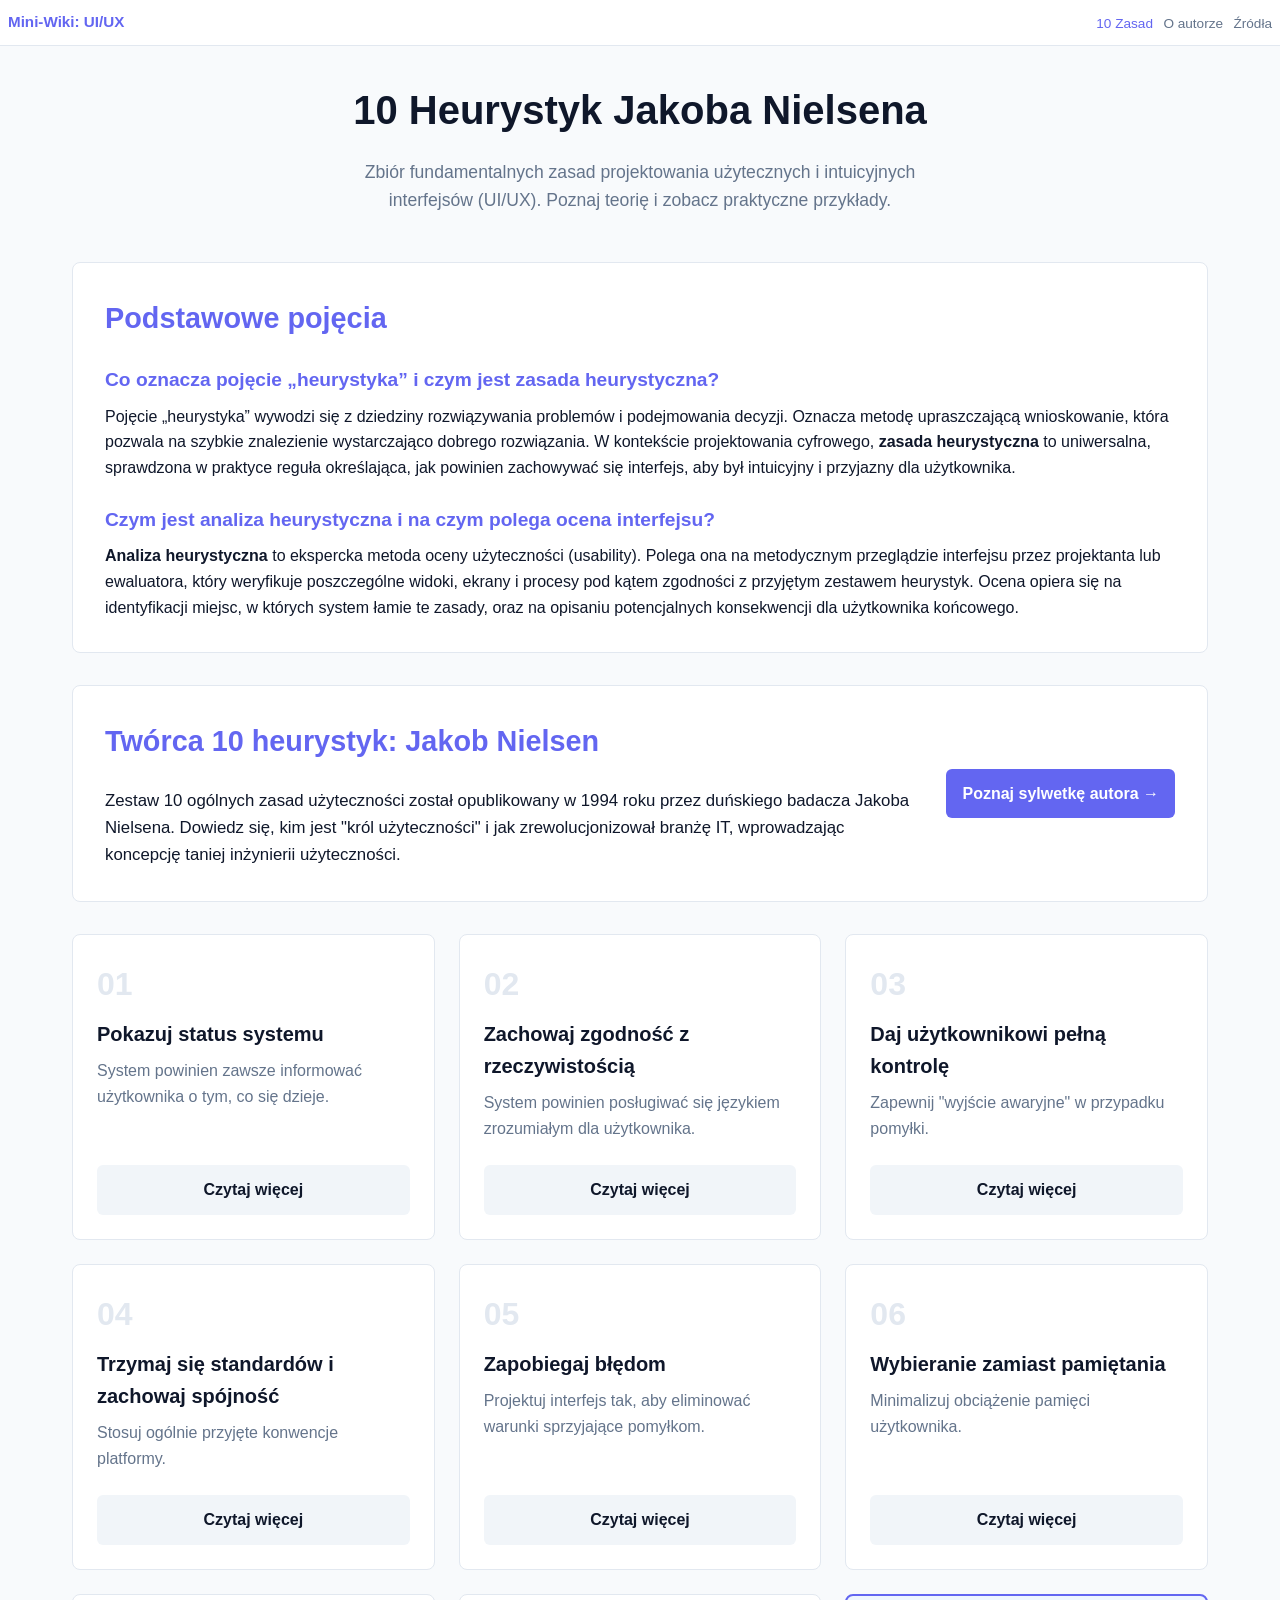
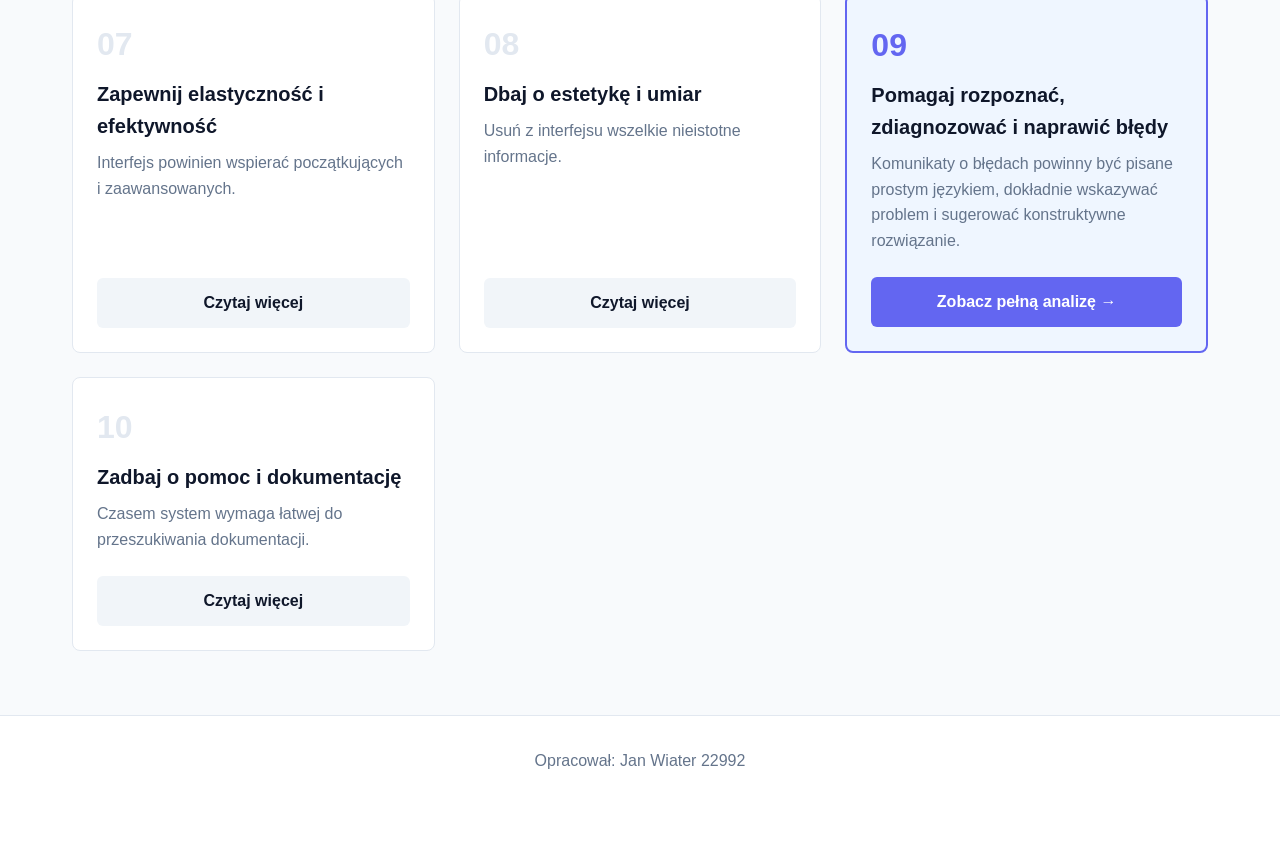
<file: index.html>
<!DOCTYPE html>
<html lang="pl">
<head>
    <meta charset="UTF-8">
    <meta name="viewport" content="width=device-width, initial-scale=1.0">
    <title>Wiater Jan</title>
    <link rel="stylesheet" href="style.css">
</head>
<body>
    <header class="naglowek-glowny">
        <a href="index.html" class="logo" style="text-decoration: none;">Mini-Wiki: UI/UX</a>
        <nav aria-label="Nawigacja główna">
            <ul class="linki-nawigacji">
                <li><a href="index.html" aria-current="page">10 Zasad</a></li>
                <li><a href="autor.html">O autorze</a></li>
                <li><a href="zrodla.html">Źródła</a></li>
            </ul>
        </nav>
    </header>

    <main class="kontener">
        <section class="sekcja-tytulowa">
            <h1>10 Heurystyk Jakoba Nielsena</h1>
            <p>Zbiór fundamentalnych zasad projektowania użytecznych i intuicyjnych interfejsów (UI/UX). Poznaj teorię i zobacz praktyczne przykłady.</p>
        </section>

        <section class="opis">
            <h2>Podstawowe pojęcia</h2>
            <h3>Co oznacza pojęcie „heurystyka” i czym jest zasada heurystyczna?</h3>
            <p>Pojęcie „heurystyka” wywodzi się z dziedziny rozwiązywania problemów i podejmowania decyzji. Oznacza metodę upraszczającą wnioskowanie, która pozwala na szybkie znalezienie wystarczająco dobrego rozwiązania. W kontekście projektowania cyfrowego, <strong>zasada heurystyczna</strong> to uniwersalna, sprawdzona w praktyce reguła określająca, jak powinien zachowywać się interfejs, aby był intuicyjny i przyjazny dla użytkownika.</p>

            <h3>Czym jest analiza heurystyczna i na czym polega ocena interfejsu?</h3>
            <p><strong>Analiza heurystyczna</strong> to ekspercka metoda oceny użyteczności (usability). Polega ona na metodycznym przeglądzie interfejsu przez projektanta lub ewaluatora, który weryfikuje poszczególne widoki, ekrany i procesy pod kątem zgodności z przyjętym zestawem heurystyk. Ocena opiera się na identyfikacji miejsc, w których system łamie te zasady, oraz na opisaniu potencjalnych konsekwencji dla użytkownika końcowego.</p>
        </section>

        <section class="biografia-autora" style="display: flex; justify-content: space-between; align-items: center; flex-wrap: wrap; gap: 1.5rem;">
            <div style="flex: 1; min-width: 300px;">
                <h2>Twórca 10 heurystyk: Jakob Nielsen</h2>
                <p style="color: var(--kolor-tekstu-wyciszony); font-size: 1.05rem;">Zestaw 10 ogólnych zasad użyteczności został opublikowany w 1994 roku przez duńskiego badacza Jakoba Nielsena. Dowiedz się, kim jest "król użyteczności" i jak zrewolucjonizował branżę IT, wprowadzając koncepcję taniej inżynierii użyteczności.</p>
            </div>
            <div>
                <a href="autor.html" class="przycisk-glowny">Poznaj sylwetkę autora →</a>
            </div>
        </section>

        <section class="siatka-kart">
            <article class="karta">
                <div class="numer-karty">01</div>
                <h2>Pokazuj status systemu</h2>
                <p class="opis-karty">System powinien zawsze informować użytkownika o tym, co się dzieje.</p>
                <a href="h01.html" class="przycisk-poboczny">Czytaj więcej</a>
            </article>

            <article class="karta">
                <div class="numer-karty">02</div>
                <h2>Zachowaj zgodność z rzeczywistością</h2>
                <p class="opis-karty">System powinien posługiwać się językiem zrozumiałym dla użytkownika.</p>
                <a href="h02.html" class="przycisk-poboczny">Czytaj więcej</a>
            </article>

            <article class="karta">
                <div class="numer-karty">03</div>
                <h2>Daj użytkownikowi pełną kontrolę</h2>
                <p class="opis-karty">Zapewnij "wyjście awaryjne" w przypadku pomyłki.</p>
                <a href="h03.html" class="przycisk-poboczny">Czytaj więcej</a>
            </article>

            <article class="karta">
                <div class="numer-karty">04</div>
                <h2>Trzymaj się standardów i zachowaj spójność</h2>
                <p class="opis-karty">Stosuj ogólnie przyjęte konwencje platformy.</p>
                <a href="h04.html" class="przycisk-poboczny">Czytaj więcej</a>
            </article>

            <article class="karta">
                <div class="numer-karty">05</div>
                <h2>Zapobiegaj błędom</h2>
                <p class="opis-karty">Projektuj interfejs tak, aby eliminować warunki sprzyjające pomyłkom.</p>
                <a href="h05.html" class="przycisk-poboczny">Czytaj więcej</a>
            </article>

            <article class="karta">
                <div class="numer-karty">06</div>
                <h2>Wybieranie zamiast pamiętania</h2>
                <p class="opis-karty">Minimalizuj obciążenie pamięci użytkownika.</p>
                <a href="h06.html" class="przycisk-poboczny">Czytaj więcej</a>
            </article>

            <article class="karta">
                <div class="numer-karty">07</div>
                <h2>Zapewnij elastyczność i efektywność</h2>
                <p class="opis-karty">Interfejs powinien wspierać początkujących i zaawansowanych.</p>
                <a href="h07.html" class="przycisk-poboczny">Czytaj więcej</a>
            </article>

            <article class="karta">
                <div class="numer-karty">08</div>
                <h2>Dbaj o estetykę i umiar</h2>
                <p class="opis-karty">Usuń z interfejsu wszelkie nieistotne informacje.</p>
                <a href="h08.html" class="przycisk-poboczny">Czytaj więcej</a>
            </article>

            <article class="karta wyrozniona-karta">
                <div class="numer-karty">09</div>
                <h2>Pomagaj rozpoznać, zdiagnozować i naprawić błędy</h2>
                <p class="opis-karty">Komunikaty o błędach powinny być pisane prostym językiem, dokładnie wskazywać problem i sugerować konstruktywne rozwiązanie.</p>
                <a href="h09.html" class="przycisk-glowny" aria-label="Czytaj szczegóły zasady 09">Zobacz pełną analizę →</a>
            </article>

            <article class="karta">
                <div class="numer-karty">10</div>
                <h2>Zadbaj o pomoc i dokumentację</h2>
                <p class="opis-karty">Czasem system wymaga łatwej do przeszukiwania dokumentacji.</p>
                <a href="h10.html" class="przycisk-poboczny">Czytaj więcej</a>
            </article>
        </section>
    </main>

    <footer class="stopka-glowna">
        <p> Opracował: Jan Wiater 22992</p>
    </footer>
</body>
</html>
</file>
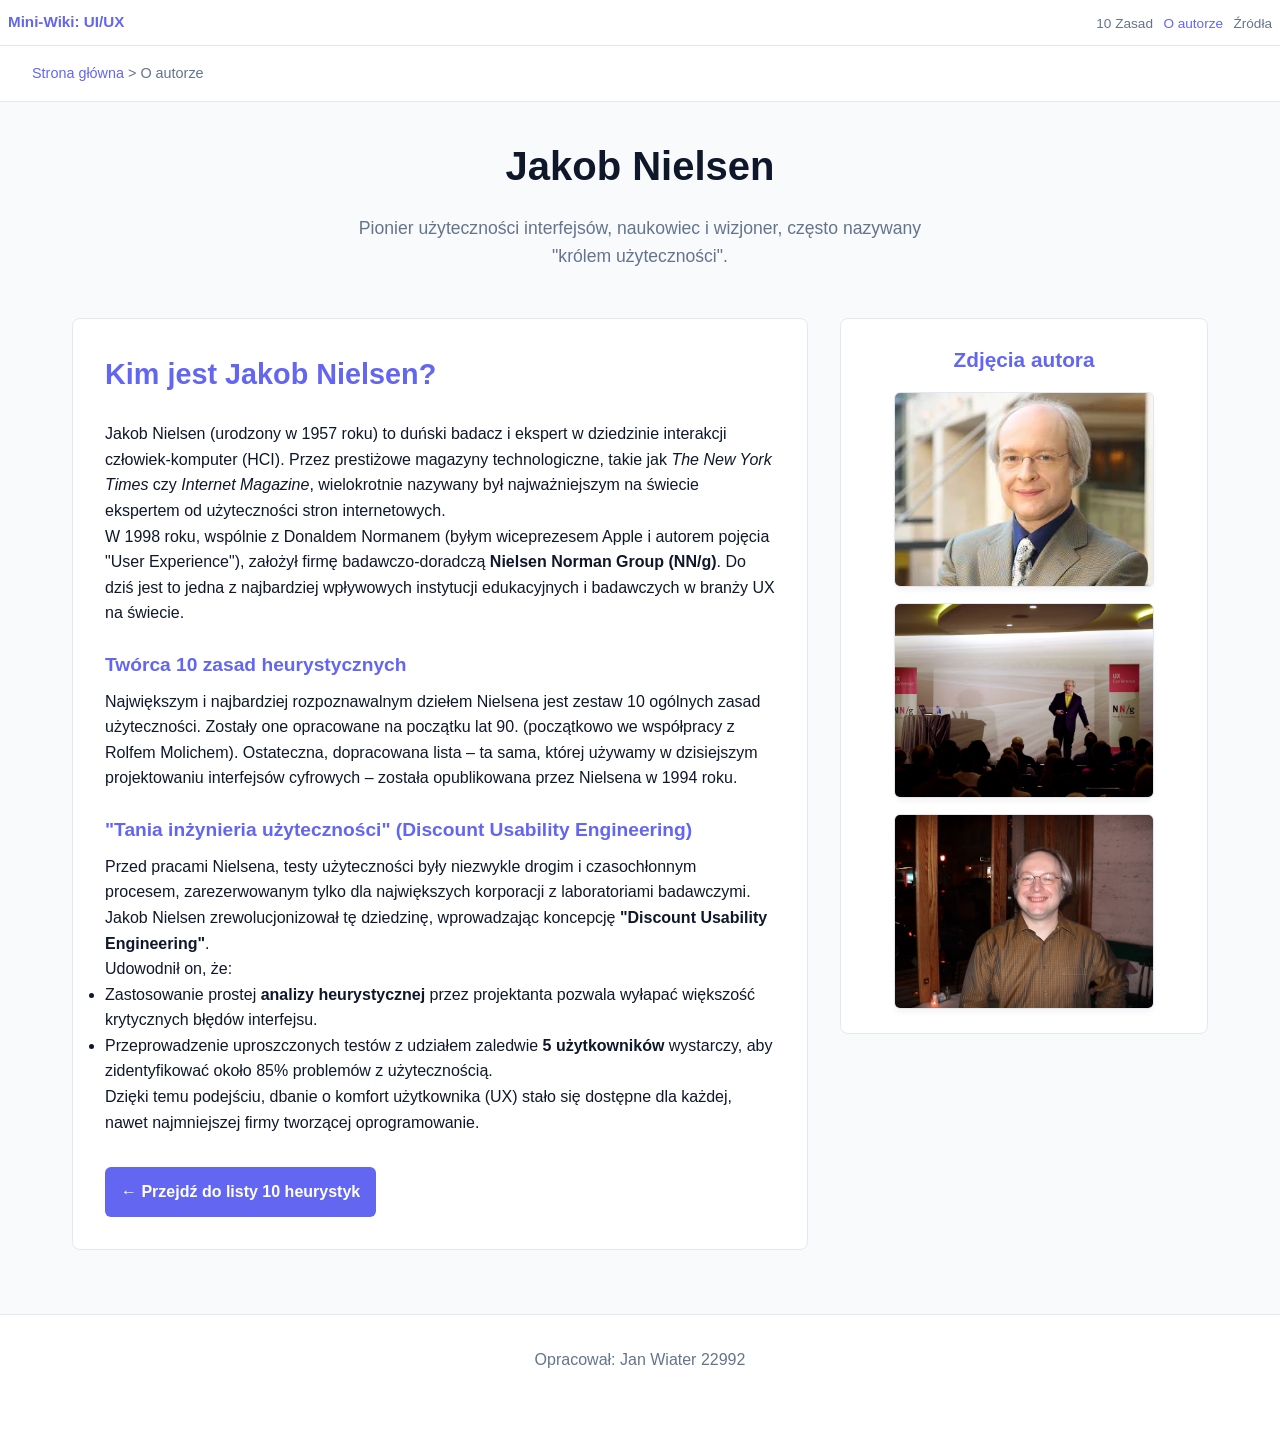
<file: autor.html>
<!DOCTYPE html>
<html lang="pl">
<head>
    <meta charset="UTF-8">
    <meta name="viewport" content="width=device-width, initial-scale=1.0">
    <title>Wiater Jan</title>
    <link rel="stylesheet" href="style.css">
</head>
<body>
    <header class="naglowek-glowny">
        <a href="index.html" class="logo" style="text-decoration: none;">Mini-Wiki: UI/UX</a>
        <nav aria-label="Nawigacja główna">
            <ul class="linki-nawigacji">
                <li><a href="index.html">10 Zasad</a></li>
                <li><a href="autor.html" aria-current="page">O autorze</a></li>
                <li><a href="zrodla.html">Źródła</a></li>
            </ul>
        </nav>
    </header>

    <nav class="okruszki" aria-label="Ścieżka nawigacyjna">
        <a href="index.html">Strona główna</a> > 
        <span aria-current="page">O autorze</span>
    </nav>

    <main class="kontener">
        <section class="sekcja-tytulowa">
            <h1>Jakob Nielsen</h1>
            <p>Pionier użyteczności interfejsów, naukowiec i wizjoner, często nazywany "królem użyteczności".</p>
        </section>

        <div class="uklad-autora">
            <div class="tekst-autora">
                <section class="opis" style="margin-bottom: 0;">
                    <h2>Kim jest Jakob Nielsen?</h2>
                    <p>Jakob Nielsen (urodzony w 1957 roku) to duński badacz i ekspert w dziedzinie interakcji człowiek-komputer (HCI). Przez prestiżowe magazyny technologiczne, takie jak <em>The New York Times</em> czy <em>Internet Magazine</em>, wielokrotnie nazywany był najważniejszym na świecie ekspertem od użyteczności stron internetowych.</p>
                    <p>W 1998 roku, wspólnie z Donaldem Normanem (byłym wiceprezesem Apple i autorem pojęcia "User Experience"), założył firmę badawczo-doradczą <strong>Nielsen Norman Group (NN/g)</strong>. Do dziś jest to jedna z najbardziej wpływowych instytucji edukacyjnych i badawczych w branży UX na świecie.</p>

                    <h3>Twórca 10 zasad heurystycznych</h3>
                    <p>Największym i najbardziej rozpoznawalnym dziełem Nielsena jest zestaw 10 ogólnych zasad użyteczności. Zostały one opracowane na początku lat 90. (początkowo we współpracy z Rolfem Molichem). Ostateczna, dopracowana lista – ta sama, której używamy w dzisiejszym projektowaniu interfejsów cyfrowych – została opublikowana przez Nielsena w 1994 roku.</p>

                    <h3>"Tania inżynieria użyteczności" (Discount Usability Engineering)</h3>
                    <p>Przed pracami Nielsena, testy użyteczności były niezwykle drogim i czasochłonnym procesem, zarezerwowanym tylko dla największych korporacji z laboratoriami badawczymi. Jakob Nielsen zrewolucjonizował tę dziedzinę, wprowadzając koncepcję <strong>"Discount Usability Engineering"</strong>.</p>
                    <p>Udowodnił on, że:</p>
                    <ul>
                        <li>Zastosowanie prostej <strong>analizy heurystycznej</strong> przez projektanta pozwala wyłapać większość krytycznych błędów interfejsu.</li>
                        <li>Przeprowadzenie uproszczonych testów z udziałem zaledwie <strong>5 użytkowników</strong> wystarczy, aby zidentyfikować około 85% problemów z użytecznością.</li>
                    </ul>
                    <p>Dzięki temu podejściu, dbanie o komfort użytkownika (UX) stało się dostępne dla każdej, nawet najmniejszej firmy tworzącej oprogramowanie.</p>

                    <div style="margin-top: 2rem; text-align: left;">
                        <a href="index.html" class="przycisk-glowny">← Przejdź do listy 10 heurystyk</a>
                    </div>
                </section>
            </div>

            <aside class="zdjecia-boczne-autora">
                <div class="galeria-autora">
                    <h3>Zdjęcia autora</h3>
                    <div class="siatka-autora">
                        <div class="opakowanie-zdjecia-autora">
                            <img src="nielsen-1.jpg" alt="Portret Jakoba Nielsena">
                        </div>
                        <div class="opakowanie-zdjecia-autora">
                            <img src="nielsen-2.png" alt="Jakob Nielsen podczas wykładu">
                        </div>
                        <div class="opakowanie-zdjecia-autora">
                            <img src="nielsen.jpg" alt="Publikacje lub praca badawcza">
                        </div>
                    </div>
                </div>
            </aside>
        </div>
    </main>

    <footer class="stopka-glowna">
        <p> Opracował: Jan Wiater 22992</p>
    </footer>
        <script>
document.querySelectorAll('main img').forEach(img => {
    img.style.cursor = 'zoom-in';
    img.addEventListener('click', () => {
        const overlay = document.createElement('div');
        overlay.style.cssText = 'position:fixed;inset:0;background:rgba(0,0,0,0.9);display:flex;justify-content:center;align-items:center;z-index:10000;cursor:zoom-out;';
        
        const fullImg = document.createElement('img');
        fullImg.src = img.src;
        fullImg.style.cssText = 'max-width:95vw;max-height:95vh;object-fit:contain;border-radius:6px;';
        
        overlay.appendChild(fullImg);
        document.body.appendChild(overlay);

        const zamknij = () => overlay.remove();
        overlay.addEventListener('click', zamknij);
        document.addEventListener('keydown', e => { if (e.key === 'Escape') zamknij(); }, { once: true });
    });
});
</script>
</body>
</html>
</file>
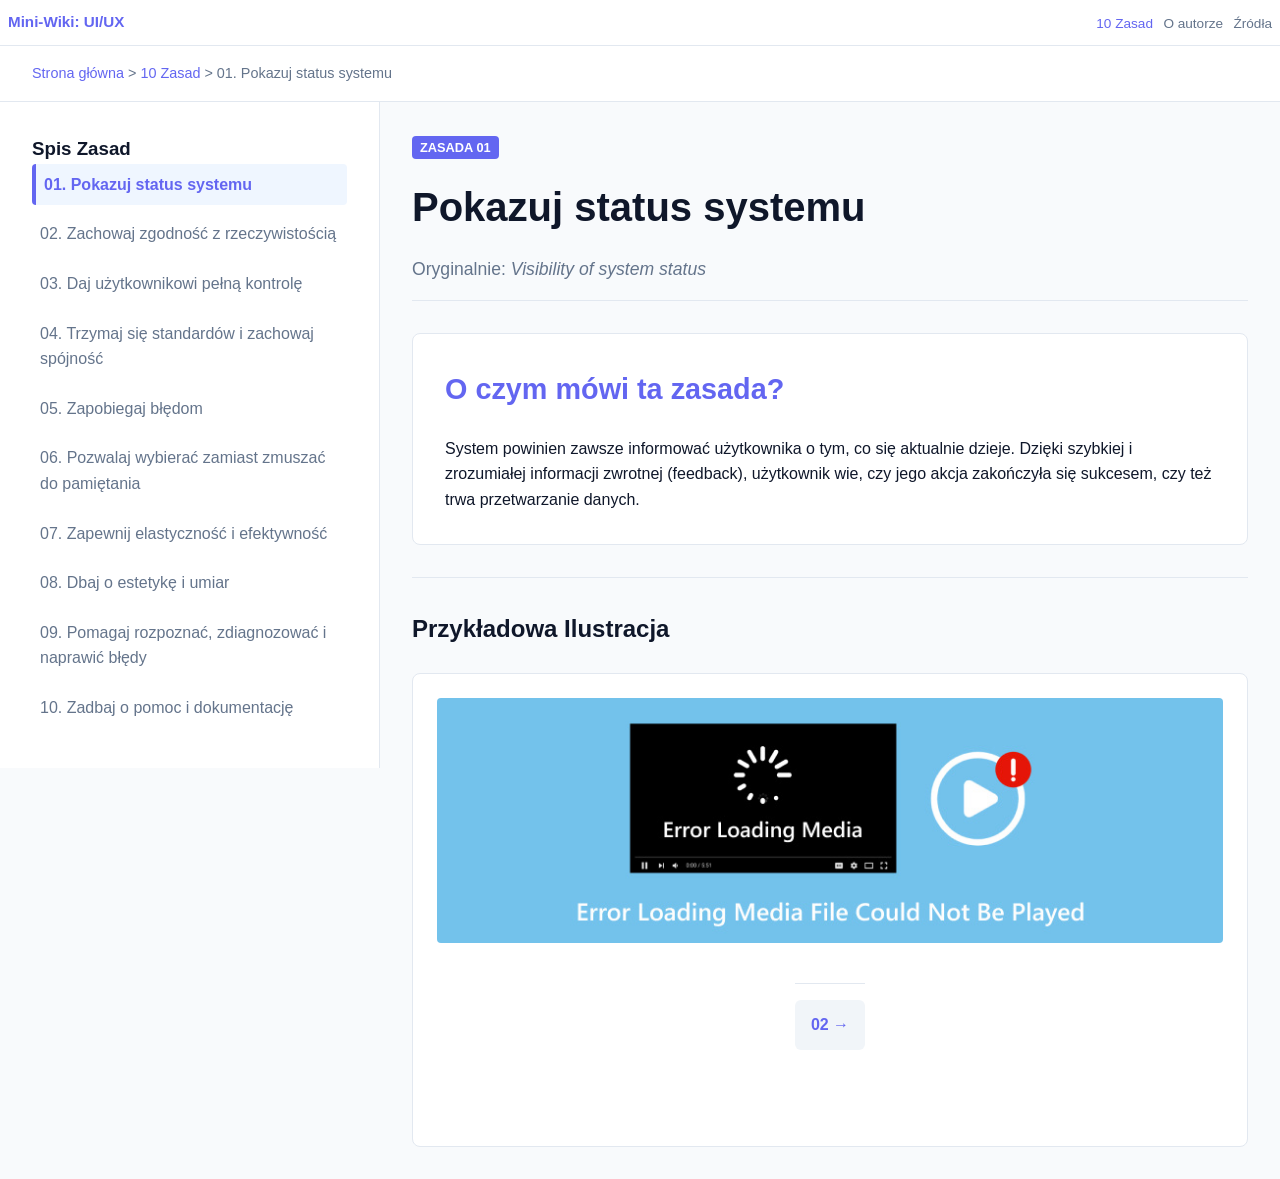
<file: h01.html>
<!DOCTYPE html>
<html lang="pl">
<head>
    <meta charset="UTF-8">
    <meta name="viewport" content="width=device-width, initial-scale=1.0">
    <title> Wiater Jan</title>
    <link rel="stylesheet" href="style.css">
</head>
<body>
 <header class="naglowek-glowny">
        <a href="index.html" class="logo" style="text-decoration: none;">Mini-Wiki: UI/UX</a>
        
        <button class="przycisk-menu" id="przyciskMenu" aria-label="Otwórz menu" aria-expanded="false">☰</button>
        
        <nav aria-label="Nawigacja główna">
            <ul class="linki-nawigacji" id="menuGlowne">
                <li><a href="index.html" aria-current="page">10 Zasad</a></li>
                <li><a href="autor.html">O autorze</a></li>
                <li><a href="zrodla.html">Źródła</a></li>
            </ul>
            <script>
                const przyciskMenu = document.getElementById('przyciskMenu');
        const menuGlowne = document.getElementById('menuGlowne');

        przyciskMenu.addEventListener('click', function() {
            const czyOtwarte = menuGlowne.classList.toggle('otwarte');
            przyciskMenu.textContent = czyOtwarte ? '✕' : '☰';
            przyciskMenu.setAttribute('aria-expanded', czyOtwarte);
        });
            </script>
        </nav>
    </header>

    <nav class="okruszki" aria-label="Ścieżka nawigacji">
        <a href="index.html">Strona główna</a> > 
        <a href="index.html">10 Zasad</a> > 
        <span aria-current="page">01. Pokazuj status systemu</span>
    </nav>

    <div class="zawartosc-strony">
<aside class="nawigacja-boczna">
    <h3>Spis Zasad</h3>
    <ul id="listaZasad">
        <li><a href="h01.html" class="aktywny">01. Pokazuj status systemu</a></li>
        <li><a href="h02.html">02. Zachowaj zgodność z rzeczywistością</a></li>
        <li><a href="h03.html">03. Daj użytkownikowi pełną kontrolę</a></li>
        <li><a href="h04.html">04. Trzymaj się standardów i zachowaj spójność</a></li>
        <li><a href="h05.html">05. Zapobiegaj błędom</a></li>
        <li><a href="h06.html">06. Pozwalaj wybierać zamiast zmuszać do pamiętania</a></li>
        <li><a href="h07.html">07. Zapewnij elastyczność i efektywność</a></li>
        <li><a href="h08.html">08. Dbaj o estetykę i umiar</a></li>
        <li><a href="h09.html">09. Pomagaj rozpoznać, zdiagnozować i naprawić błędy</a></li>
        <li><a href="h10.html">10. Zadbaj o pomoc i dokumentację</a></li>
    </ul>
</aside>

        <main class="tresc-artykulu">
            <header class="naglowek-artykulu">
                <span class="plakietka">Zasada 01</span>
                <h1>Pokazuj status systemu</h1>
                <p class="tlumaczenie-ang">Oryginalnie: <em>Visibility of system status</em></p>
            </header>

            <section class="opis">
                <h2>O czym mówi ta zasada?</h2>
                <p>System powinien zawsze informować użytkownika o tym, co się aktualnie dzieje. Dzięki szybkiej i zrozumiałej informacji zwrotnej (feedback), użytkownik wie, czy jego akcja zakończyła się sukcesem, czy też trwa przetwarzanie danych.</p>
            </section>

            <section class="sekcja-galerii">
                <h2>Przykładowa Ilustracja</h2>
                <div class="prosty-przyklad">
                    <img src="h01.jpg" alt="Pasek postępu pobierania pliku">
                    <p style="margin-top: 1rem; color: #64748b;">
            <nav class="paginacja" aria-label="Nawigacja między zasadami">
                <span></span>
                <a href="h02.html" class="przycisk-poboczny">02 →</a>
            </nav>
        </main>
    </div>
    <script>
document.querySelectorAll('main img').forEach(img => {
    img.style.cursor = 'zoom-in';
    img.addEventListener('click', () => {
        const overlay = document.createElement('div');
        overlay.style.cssText = 'position:fixed;inset:0;background:rgba(0,0,0,0.9);display:flex;justify-content:center;align-items:center;z-index:10000;cursor:zoom-out;';
        
        const fullImg = document.createElement('img');
        fullImg.src = img.src;
        fullImg.style.cssText = 'max-width:95vw;max-height:95vh;object-fit:contain;border-radius:6px;';
        
        overlay.appendChild(fullImg);
        document.body.appendChild(overlay);

        const zamknij = () => overlay.remove();
        overlay.addEventListener('click', zamknij);
        document.addEventListener('keydown', e => { if (e.key === 'Escape') zamknij(); }, { once: true });
    });
});
</script>
</body>
</html>
</file>
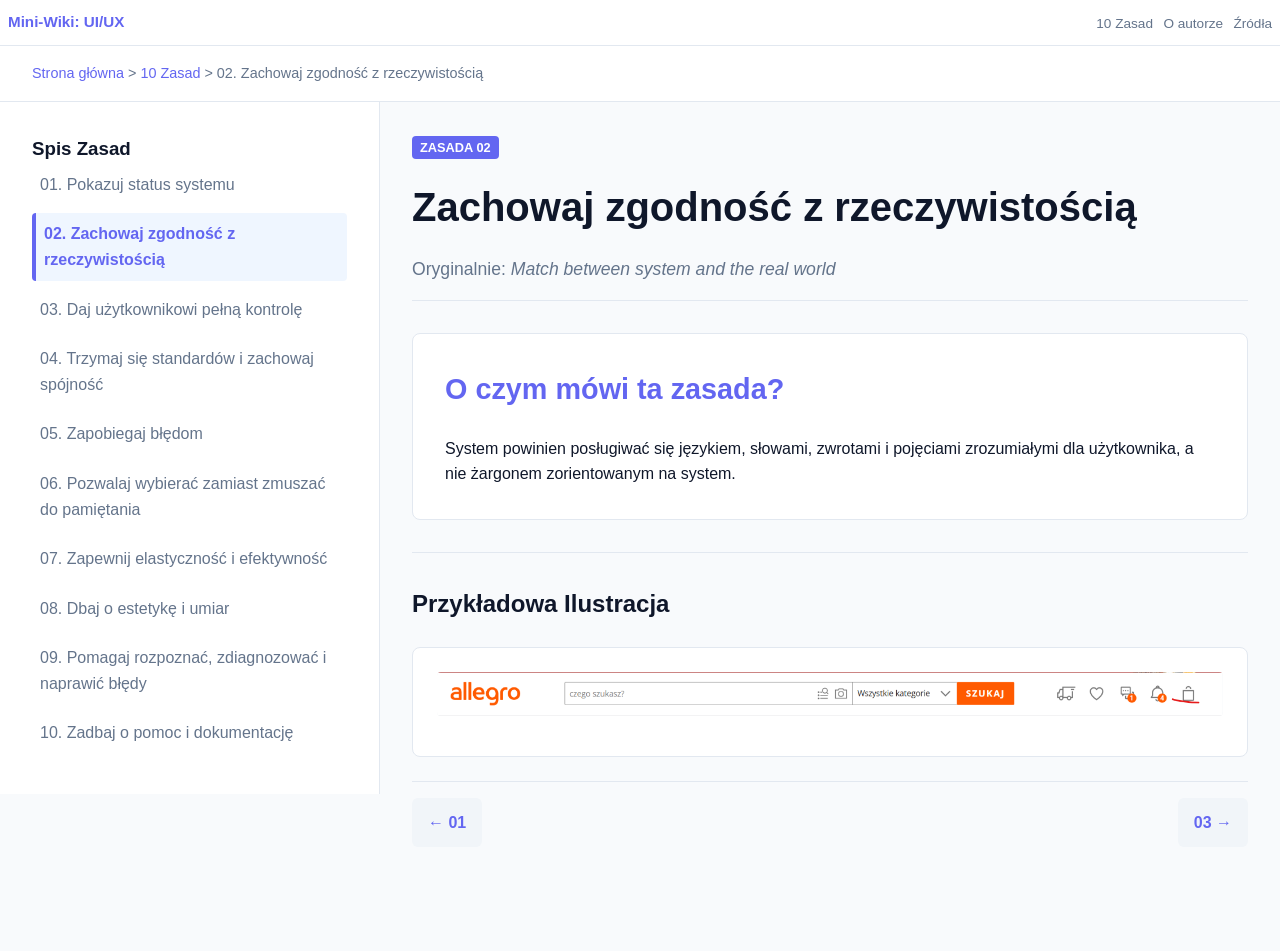
<file: h02.html>
<!DOCTYPE html>
<html lang="pl">
<head>
    <meta charset="UTF-8">
    <meta name="viewport" content="width=device-width, initial-scale=1.0">
    <title> Wiater Jan</title>
    <link rel="stylesheet" href="style.css">
</head>
<body>
    <header class="naglowek-glowny">
        <div class="logo">Mini-Wiki: UI/UX</div>
        <nav aria-label="Nawigacja główna">
            <ul class="linki-nawigacji">
                <li><a href="index.html">10 Zasad</a></li>
                <li><a href="autor.html">O autorze</a></li>
                <li><a href="zrodla.html">Źródła</a></li>
            </ul>
        </nav>
    </header>

    <nav class="okruszki" aria-label="Ścieżka nawigacji">
        <a href="index.html">Strona główna</a> > 
        <a href="index.html">10 Zasad</a> > 
        <span aria-current="page">02. Zachowaj zgodność z rzeczywistością</span>
    </nav>

    <div class="zawartosc-strony">
        <aside class="nawigacja-boczna">
            <h3>Spis Zasad</h3>
            <ul>
                <li><a href="h01.html">01. Pokazuj status systemu</a></li>
                <li><a href="h02.html" class="aktywny">02. Zachowaj zgodność z rzeczywistością</a></li>
                <li><a href="h03.html">03. Daj użytkownikowi pełną kontrolę</a></li>
                <li><a href="h04.html">04. Trzymaj się standardów i zachowaj spójność</a></li>
                <li><a href="h05.html">05. Zapobiegaj błędom</a></li>
                <li><a href="h06.html">06. Pozwalaj wybierać zamiast zmuszać do pamiętania</a></li>
                <li><a href="h07.html">07. Zapewnij elastyczność i efektywność</a></li>
                <li><a href="h08.html">08. Dbaj o estetykę i umiar</a></li>
                <li><a href="h09.html">09. Pomagaj rozpoznać, zdiagnozować i naprawić błędy</a></li>
                <li><a href="h10.html">10. Zadbaj o pomoc i dokumentację</a></li>
            </ul>
        </aside>

        <main class="tresc-artykulu">
            <header class="naglowek-artykulu">
                <span class="plakietka">Zasada 02</span>
                <h1>Zachowaj zgodność z rzeczywistością</h1>
                <p class="tlumaczenie-ang">Oryginalnie: <em>Match between system and the real world</em></p>
            </header>

            <section class="opis">
                <h2>O czym mówi ta zasada?</h2>
                <p>System powinien posługiwać się językiem, słowami, zwrotami i pojęciami zrozumiałymi dla użytkownika, a nie żargonem zorientowanym na system.</p>
            </section>

            <section class="sekcja-galerii">
                <h2>Przykładowa Ilustracja</h2>
                <div class="prosty-przyklad">
                    <img src="h02.png" alt="Ikona kosza na śmieci">
                    <p style="margin-top: 1rem; color: #64748b;">
                </div>
            </section>
            <nav class="paginacja" aria-label="Nawigacja między zasadami">
                <a href="h01.html" class="przycisk-poboczny">← 01 </a>
                <a href="h03.html" class="przycisk-poboczny">03  →</a>
            </nav>
        </main>
    </div>
        <script>
document.querySelectorAll('main img').forEach(img => {
    img.style.cursor = 'zoom-in';
    img.addEventListener('click', () => {
        const overlay = document.createElement('div');
        overlay.style.cssText = 'position:fixed;inset:0;background:rgba(0,0,0,0.9);display:flex;justify-content:center;align-items:center;z-index:10000;cursor:zoom-out;';
        
        const fullImg = document.createElement('img');
        fullImg.src = img.src;
        fullImg.style.cssText = 'max-width:95vw;max-height:95vh;object-fit:contain;border-radius:6px;';
        
        overlay.appendChild(fullImg);
        document.body.appendChild(overlay);

        const zamknij = () => overlay.remove();
        overlay.addEventListener('click', zamknij);
        document.addEventListener('keydown', e => { if (e.key === 'Escape') zamknij(); }, { once: true });
    });
});
</script>
</body>
</html>
</file>
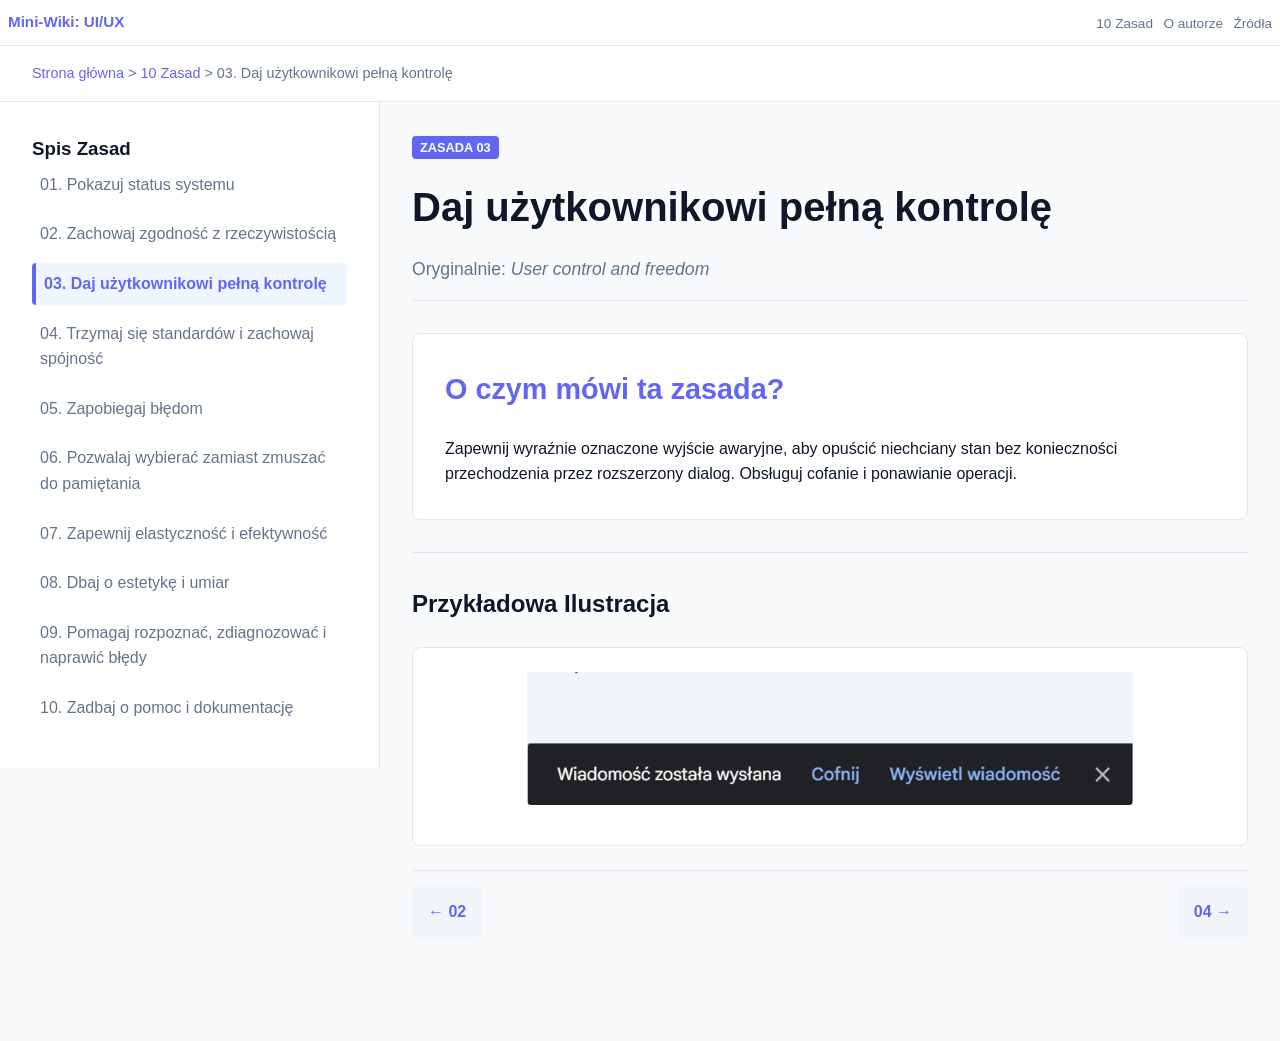
<file: h03.html>
<!DOCTYPE html>
<html lang="pl">
<head>
    <meta charset="UTF-8">
    <meta name="viewport" content="width=device-width, initial-scale=1.0">
    <title> Wiater Jan</title>
    <link rel="stylesheet" href="style.css">
</head>
<body>
    <header class="naglowek-glowny">
        <div class="logo">Mini-Wiki: UI/UX</div>
        <nav aria-label="Nawigacja główna">
            <ul class="linki-nawigacji">
                <li><a href="index.html">10 Zasad</a></li>
                <li><a href="autor.html">O autorze</a></li>
                <li><a href="zrodla.html">Źródła</a></li>
            </ul>
        </nav>
    </header>

    <nav class="okruszki" aria-label="Ścieżka nawigacji">
        <a href="index.html">Strona główna</a> > 
        <a href="index.html">10 Zasad</a> > 
        <span aria-current="page">03. Daj użytkownikowi pełną kontrolę</span>
    </nav>

    <div class="zawartosc-strony">
        <aside class="nawigacja-boczna">
            <h3>Spis Zasad</h3>
            <ul>
                <li><a href="h01.html">01. Pokazuj status systemu</a></li>
                <li><a href="h02.html">02. Zachowaj zgodność z rzeczywistością</a></li>
                <li><a href="h03.html" class="aktywny">03. Daj użytkownikowi pełną kontrolę</a></li>
                <li><a href="h04.html">04. Trzymaj się standardów i zachowaj spójność</a></li>
                <li><a href="h05.html">05. Zapobiegaj błędom</a></li>
                <li><a href="h06.html">06. Pozwalaj wybierać zamiast zmuszać do pamiętania</a></li>
                <li><a href="h07.html">07. Zapewnij elastyczność i efektywność</a></li>
                <li><a href="h08.html">08. Dbaj o estetykę i umiar</a></li>
                <li><a href="h09.html">09. Pomagaj rozpoznać, zdiagnozować i naprawić błędy</a></li>
                <li><a href="h10.html">10. Zadbaj o pomoc i dokumentację</a></li>
            </ul>
        </aside>

        <main class="tresc-artykulu">
            <header class="naglowek-artykulu">
                <span class="plakietka">Zasada 03</span>
                <h1>Daj użytkownikowi pełną kontrolę</h1>
                <p class="tlumaczenie-ang">Oryginalnie: <em>User control and freedom</em></p>
            </header>

            <section class="opis">
                <h2>O czym mówi ta zasada?</h2>
                <p>Zapewnij wyraźnie oznaczone wyjście awaryjne, aby opuścić niechciany stan bez konieczności przechodzenia przez rozszerzony dialog. Obsługuj cofanie i ponawianie operacji.</p>
            </section>

            <section class="sekcja-galerii">
                <h2>Przykładowa Ilustracja</h2>
                <div class="prosty-przyklad">
                    <img src="h03.png" alt="Komunikat z przyciskiem Cofnij (Undo)">
                    <p style="margin-top: 1rem; color: #64748b;">
                </div>
            </section>
            <nav class="paginacja" aria-label="Nawigacja między zasadami">
                <a href="h02.html" class="przycisk-poboczny">← 02</a>
                <a href="h04.html" class="przycisk-poboczny">04 →</a>
            </nav>
        </main>
    </div>
        <script>
document.querySelectorAll('main img').forEach(img => {
    img.style.cursor = 'zoom-in';
    img.addEventListener('click', () => {
        const overlay = document.createElement('div');
        overlay.style.cssText = 'position:fixed;inset:0;background:rgba(0,0,0,0.9);display:flex;justify-content:center;align-items:center;z-index:10000;cursor:zoom-out;';
        
        const fullImg = document.createElement('img');
        fullImg.src = img.src;
        fullImg.style.cssText = 'max-width:95vw;max-height:95vh;object-fit:contain;border-radius:6px;';
        
        overlay.appendChild(fullImg);
        document.body.appendChild(overlay);

        const zamknij = () => overlay.remove();
        overlay.addEventListener('click', zamknij);
        document.addEventListener('keydown', e => { if (e.key === 'Escape') zamknij(); }, { once: true });
    });
});
</script>
</body>
</html>
</file>
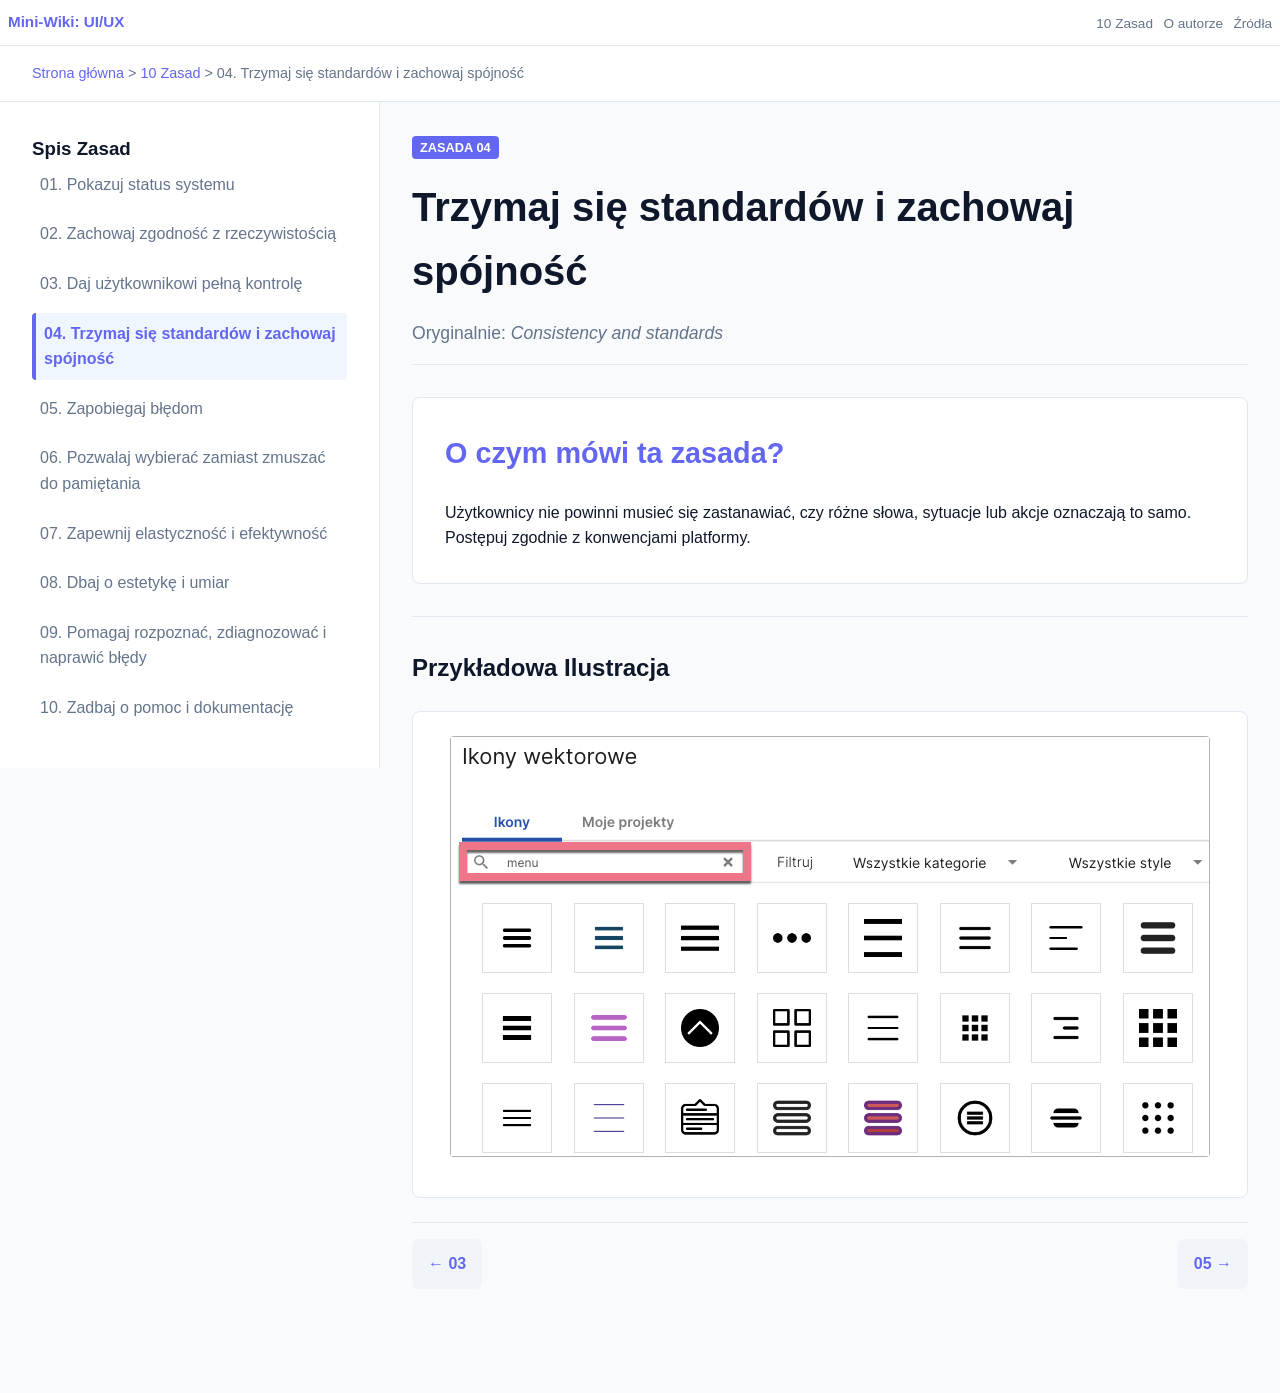
<file: h04.html>
<!DOCTYPE html>
<html lang="pl">
<head>
    <meta charset="UTF-8">
    <meta name="viewport" content="width=device-width, initial-scale=1.0">
    <title> Wiater Jan</title>
    <link rel="stylesheet" href="style.css">
</head>
<body>
    <header class="naglowek-glowny">
        <div class="logo">Mini-Wiki: UI/UX</div>
        <nav aria-label="Nawigacja główna">
            <ul class="linki-nawigacji">
                <li><a href="index.html">10 Zasad</a></li>
                <li><a href="autor.html">O autorze</a></li>
                <li><a href="zrodla.html">Źródła</a></li>
            </ul>
        </nav>
    </header>

    <nav class="okruszki" aria-label="Ścieżka nawigacji">
        <a href="index.html">Strona główna</a> > 
        <a href="index.html">10 Zasad</a> > 
        <span aria-current="page">04. Trzymaj się standardów i zachowaj spójność</span>
    </nav>

    <div class="zawartosc-strony">
        <aside class="nawigacja-boczna">
            <h3>Spis Zasad</h3>
            <ul>
                <li><a href="h01.html">01. Pokazuj status systemu</a></li>
                <li><a href="h02.html">02. Zachowaj zgodność z rzeczywistością</a></li>
                <li><a href="h03.html">03. Daj użytkownikowi pełną kontrolę</a></li>
                <li><a href="h04.html" class="aktywny">04. Trzymaj się standardów i zachowaj spójność</a></li>
                <li><a href="h05.html">05. Zapobiegaj błędom</a></li>
                <li><a href="h06.html">06. Pozwalaj wybierać zamiast zmuszać do pamiętania</a></li>
                <li><a href="h07.html">07. Zapewnij elastyczność i efektywność</a></li>
                <li><a href="h08.html">08. Dbaj o estetykę i umiar</a></li>
                <li><a href="h09.html">09. Pomagaj rozpoznać, zdiagnozować i naprawić błędy</a></li>
                <li><a href="h10.html">10. Zadbaj o pomoc i dokumentację</a></li>
            </ul>
        </aside>

        <main class="tresc-artykulu">
            <header class="naglowek-artykulu">
                <span class="plakietka">Zasada 04</span>
                <h1>Trzymaj się standardów i zachowaj spójność</h1>
                <p class="tlumaczenie-ang">Oryginalnie: <em>Consistency and standards</em></p>
            </header>

            <section class="opis">
                <h2>O czym mówi ta zasada?</h2>
                <p>Użytkownicy nie powinni musieć się zastanawiać, czy różne słowa, sytuacje lub akcje oznaczają to samo. Postępuj zgodnie z konwencjami platformy.</p>
            </section>

            <section class="sekcja-galerii">
                <h2>Przykładowa Ilustracja</h2>
                <div class="prosty-przyklad">
                    <img src="h04.png" alt="Standardowe ikony menu i lupy">
                    <p style="margin-top: 1rem; color: #64748b;">
            </section>
            <nav class="paginacja" aria-label="Nawigacja między zasadami">
                <a href="h03.html" class="przycisk-poboczny">← 03 </a>
                <a href="h05.html" class="przycisk-poboczny">05 →</a>
            </nav>
        </main>
    </div>
        <script>
document.querySelectorAll('main img').forEach(img => {
    img.style.cursor = 'zoom-in';
    img.addEventListener('click', () => {
        const overlay = document.createElement('div');
        overlay.style.cssText = 'position:fixed;inset:0;background:rgba(0,0,0,0.9);display:flex;justify-content:center;align-items:center;z-index:10000;cursor:zoom-out;';
        
        const fullImg = document.createElement('img');
        fullImg.src = img.src;
        fullImg.style.cssText = 'max-width:95vw;max-height:95vh;object-fit:contain;border-radius:6px;';
        
        overlay.appendChild(fullImg);
        document.body.appendChild(overlay);

        const zamknij = () => overlay.remove();
        overlay.addEventListener('click', zamknij);
        document.addEventListener('keydown', e => { if (e.key === 'Escape') zamknij(); }, { once: true });
    });
});
</script>
</body>
</html>
</file>
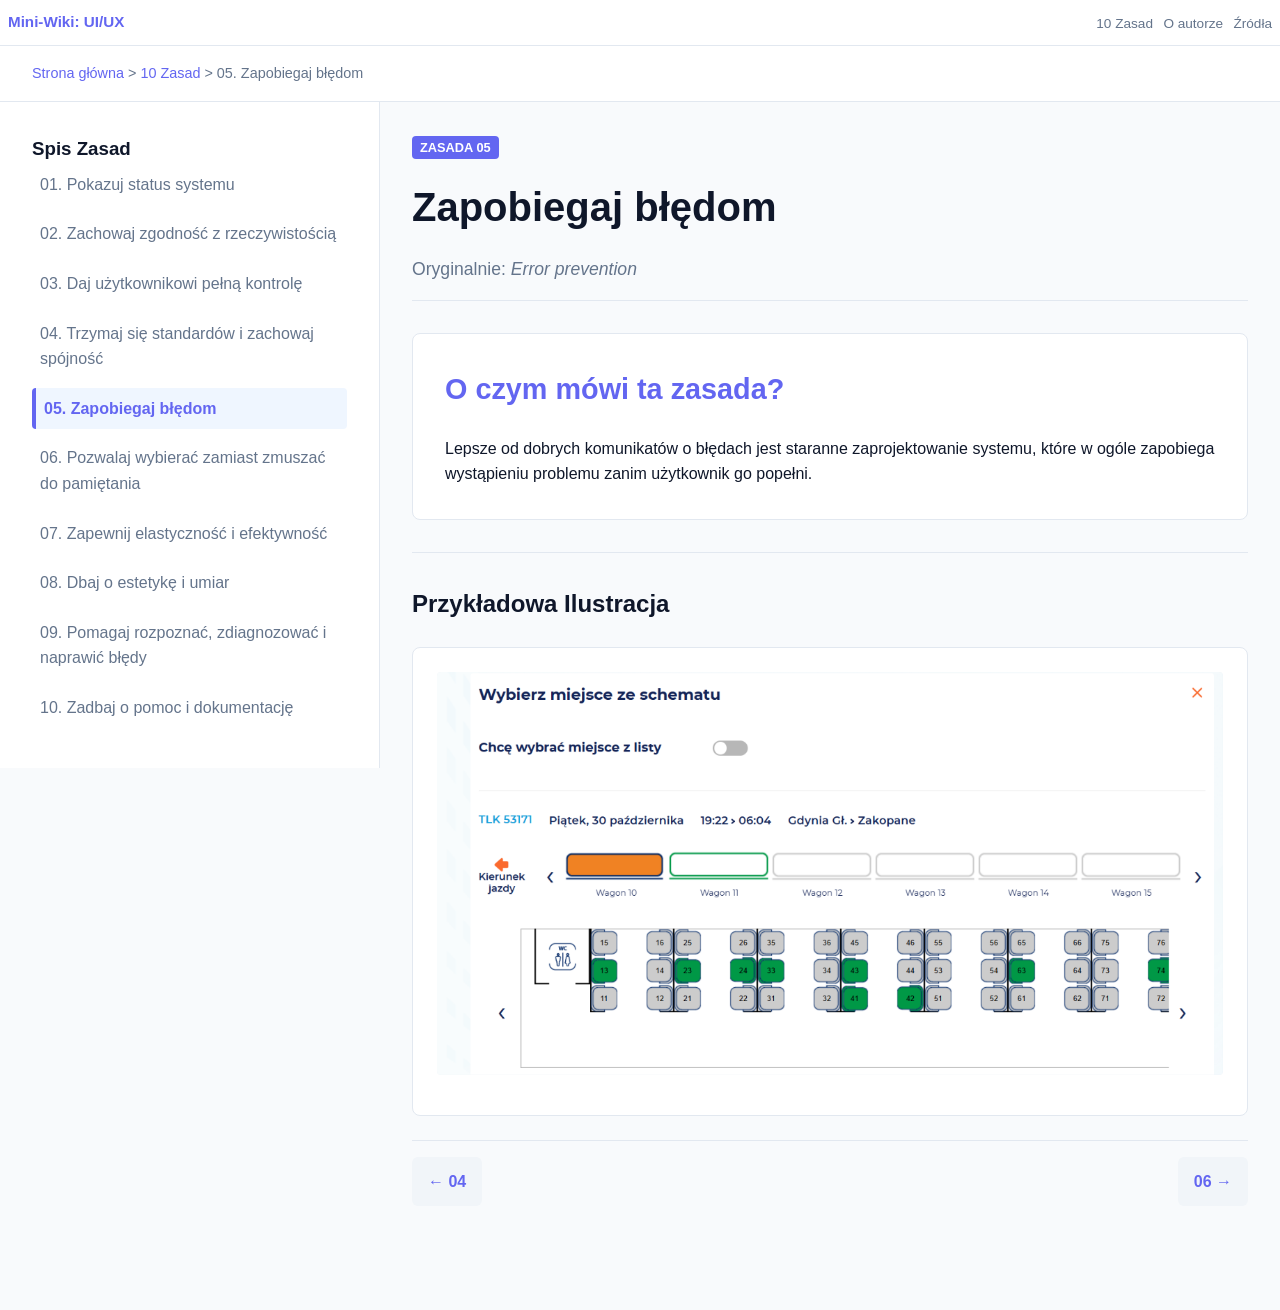
<file: h05.html>
<!DOCTYPE html>
<html lang="pl">
<head>
    <meta charset="UTF-8">
    <meta name="viewport" content="width=device-width, initial-scale=1.0">
    <title> Wiater Jan</title>
    <link rel="stylesheet" href="style.css">
</head>
<body>
    <header class="naglowek-glowny">
        <div class="logo">Mini-Wiki: UI/UX</div>
        <nav aria-label="Nawigacja główna">
            <ul class="linki-nawigacji">
                <li><a href="index.html">10 Zasad</a></li>
                <li><a href="autor.html">O autorze</a></li>
                <li><a href="zrodla.html">Źródła</a></li>
            </ul>
        </nav>
    </header>

    <nav class="okruszki" aria-label="Ścieżka nawigacji">
        <a href="index.html">Strona główna</a> > 
        <a href="index.html">10 Zasad</a> > 
        <span aria-current="page">05. Zapobiegaj błędom</span>
    </nav>

    <div class="zawartosc-strony">
        <aside class="nawigacja-boczna">
            <h3>Spis Zasad</h3>
            <ul>
                <li><a href="h01.html">01. Pokazuj status systemu</a></li>
                <li><a href="h02.html">02. Zachowaj zgodność z rzeczywistością</a></li>
                <li><a href="h03.html">03. Daj użytkownikowi pełną kontrolę</a></li>
                <li><a href="h04.html">04. Trzymaj się standardów i zachowaj spójność</a></li>
                <li><a href="h05.html" class="aktywny">05. Zapobiegaj błędom</a></li>
                <li><a href="h06.html">06. Pozwalaj wybierać zamiast zmuszać do pamiętania</a></li>
                <li><a href="h07.html">07. Zapewnij elastyczność i efektywność</a></li>
                <li><a href="h08.html">08. Dbaj o estetykę i umiar</a></li>
                <li><a href="h09.html">09. Pomagaj rozpoznać, zdiagnozować i naprawić błędy</a></li>
                <li><a href="h10.html">10. Zadbaj o pomoc i dokumentację</a></li>
            </ul>
        </aside>

        <main class="tresc-artykulu">
            <header class="naglowek-artykulu">
                <span class="plakietka">Zasada 05</span>
                <h1>Zapobiegaj błędom</h1>
                <p class="tlumaczenie-ang">Oryginalnie: <em>Error prevention</em></p>
            </header>

            <section class="opis">
                <h2>O czym mówi ta zasada?</h2>
                <p>Lepsze od dobrych komunikatów o błędach jest staranne zaprojektowanie systemu, które w ogóle zapobiega wystąpieniu problemu zanim użytkownik go popełni.</p>
            </section>

            <section class="sekcja-galerii">
                <h2>Przykładowa Ilustracja</h2>
                <div class="prosty-przyklad">
                    <img src="h05.png" alt="Wyszarzony przycisk i kalendarz z zablokowanymi datami">
                    <p style="margin-top: 1rem; color: #64748b;">
            </section>
            <nav class="paginacja" aria-label="Nawigacja między zasadami">
                <a href="h04.html" class="przycisk-poboczny">← 04 </a>
                <a href="h06.html" class="przycisk-poboczny">06 →</a>
            </nav>
        </main>
    </div>
       <script>
document.querySelectorAll('main img').forEach(img => {
    img.style.cursor = 'zoom-in';
    img.addEventListener('click', () => {
        const overlay = document.createElement('div');
        overlay.style.cssText = 'position:fixed;inset:0;background:rgba(0,0,0,0.9);display:flex;justify-content:center;align-items:center;z-index:10000;cursor:zoom-out;';
        
        const fullImg = document.createElement('img');
        fullImg.src = img.src;
        fullImg.style.cssText = 'max-width:95vw;max-height:95vh;object-fit:contain;border-radius:6px;';
        
        overlay.appendChild(fullImg);
        document.body.appendChild(overlay);

        const zamknij = () => overlay.remove();
        overlay.addEventListener('click', zamknij);
        document.addEventListener('keydown', e => { if (e.key === 'Escape') zamknij(); }, { once: true });
    });
});
</script>
    
</body>
</html>
</file>
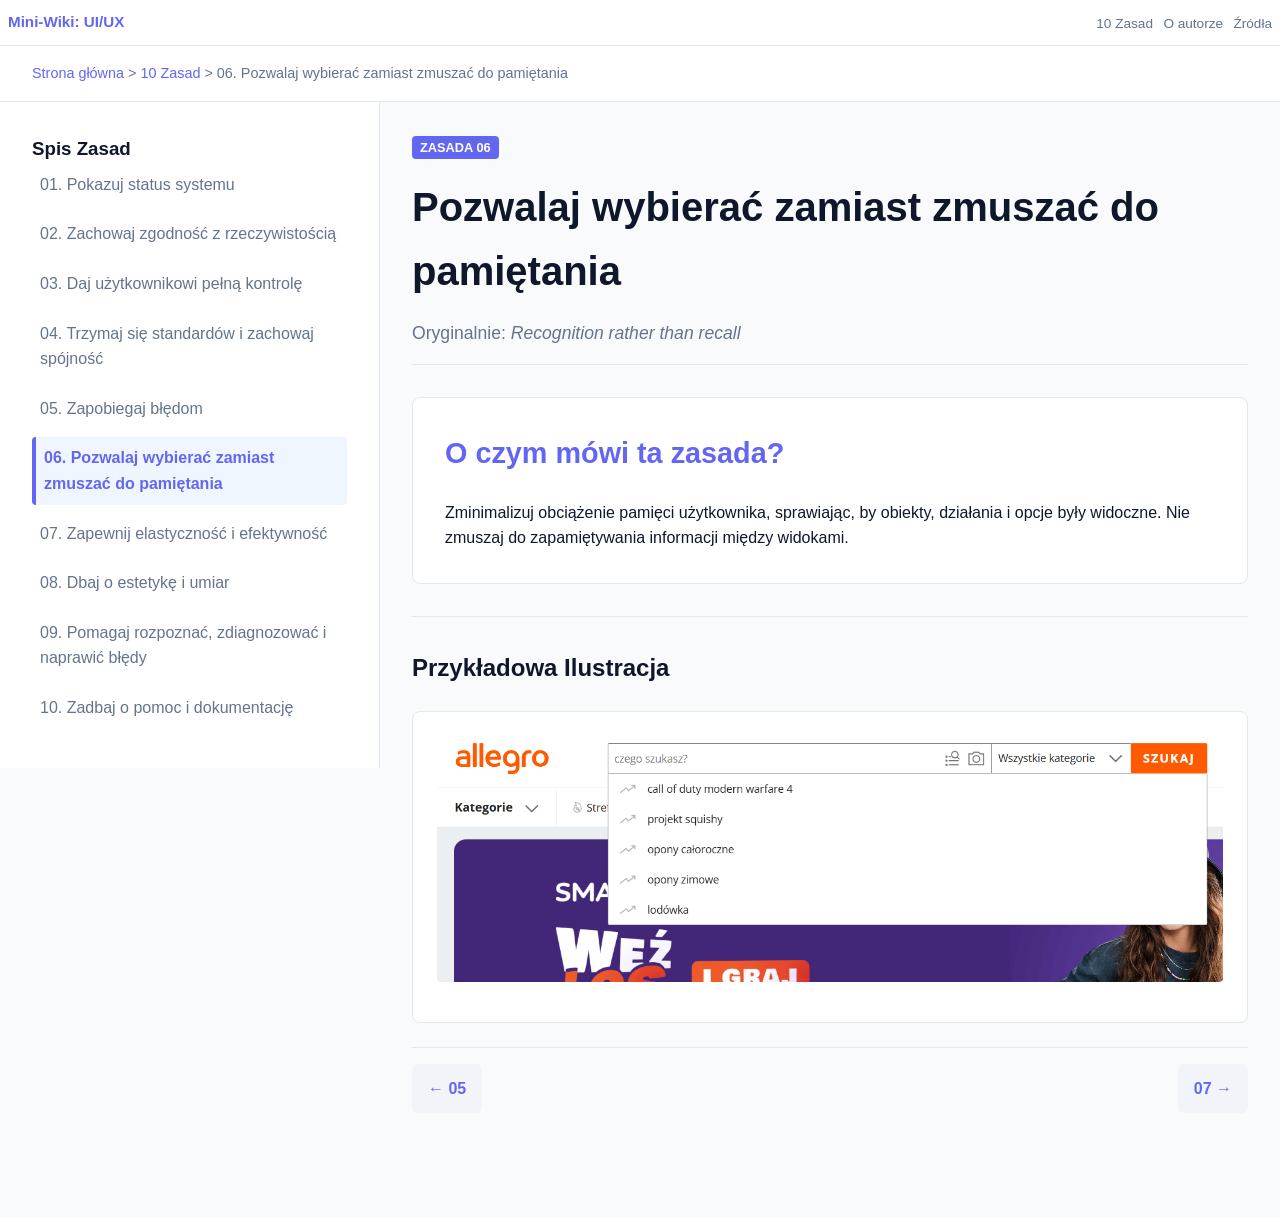
<file: h06.html>
<!DOCTYPE html>
<html lang="pl">
<head>
    <meta charset="UTF-8">
    <meta name="viewport" content="width=device-width, initial-scale=1.0">
    <title> Wiater Jan</title>
    <link rel="stylesheet" href="style.css">
</head>
<body>
    <header class="naglowek-glowny">
        <div class="logo">Mini-Wiki: UI/UX</div>
        <nav aria-label="Nawigacja główna">
            <ul class="linki-nawigacji">
                <li><a href="index.html">10 Zasad</a></li>
                <li><a href="autor.html">O autorze</a></li>
                <li><a href="zrodla.html">Źródła</a></li>
            </ul>
        </nav>
    </header>

    <nav class="okruszki" aria-label="Ścieżka nawigacji">
        <a href="index.html">Strona główna</a> > 
        <a href="index.html">10 Zasad</a> > 
        <span aria-current="page">06. Pozwalaj wybierać zamiast zmuszać do pamiętania</span>
    </nav>

    <div class="zawartosc-strony">
        <aside class="nawigacja-boczna">
            <h3>Spis Zasad</h3>
            <ul>
                <li><a href="h01.html">01. Pokazuj status systemu</a></li>
                <li><a href="h02.html">02. Zachowaj zgodność z rzeczywistością</a></li>
                <li><a href="h03.html">03. Daj użytkownikowi pełną kontrolę</a></li>
                <li><a href="h04.html">04. Trzymaj się standardów i zachowaj spójność</a></li>
                <li><a href="h05.html">05. Zapobiegaj błędom</a></li>
                <li><a href="h06.html" class="aktywny">06. Pozwalaj wybierać zamiast zmuszać do pamiętania</a></li>
                <li><a href="h07.html">07. Zapewnij elastyczność i efektywność</a></li>
                <li><a href="h08.html">08. Dbaj o estetykę i umiar</a></li>
                <li><a href="h09.html">09. Pomagaj rozpoznać, zdiagnozować i naprawić błędy</a></li>
                <li><a href="h10.html">10. Zadbaj o pomoc i dokumentację</a></li>
            </ul>
        </aside>

        <main class="tresc-artykulu">
            <header class="naglowek-artykulu">
                <span class="plakietka">Zasada 06</span>
                <h1>Pozwalaj wybierać zamiast zmuszać do pamiętania</h1>
                <p class="tlumaczenie-ang">Oryginalnie: <em>Recognition rather than recall</em></p>
            </header>

            <section class="opis">
                <h2>O czym mówi ta zasada?</h2>
                <p>Zminimalizuj obciążenie pamięci użytkownika, sprawiając, by obiekty, działania i opcje były widoczne. Nie zmuszaj do zapamiętywania informacji między widokami.</p>
            </section>

            <section class="sekcja-galerii">
                <h2>Przykładowa Ilustracja</h2>
                <div class="prosty-przyklad">
                    <img src="h06.png" alt="Lista ostatnio wyszukiwanych haseł">
                    <p style="margin-top: 1rem; color: #64748b;">
            </section>
            <nav class="paginacja" aria-label="Nawigacja między zasadami">
                <a href="h05.html" class="przycisk-poboczny">← 05 </a>
                <a href="h07.html" class="przycisk-poboczny">07 →</a>
            </nav>
        </main>
    </div>
        <script>
document.querySelectorAll('main img').forEach(img => {
    img.style.cursor = 'zoom-in';
    img.addEventListener('click', () => {
        const overlay = document.createElement('div');
        overlay.style.cssText = 'position:fixed;inset:0;background:rgba(0,0,0,0.9);display:flex;justify-content:center;align-items:center;z-index:10000;cursor:zoom-out;';
        
        const fullImg = document.createElement('img');
        fullImg.src = img.src;
        fullImg.style.cssText = 'max-width:95vw;max-height:95vh;object-fit:contain;border-radius:6px;';
        
        overlay.appendChild(fullImg);
        document.body.appendChild(overlay);

        const zamknij = () => overlay.remove();
        overlay.addEventListener('click', zamknij);
        document.addEventListener('keydown', e => { if (e.key === 'Escape') zamknij(); }, { once: true });
    });
});
</script>
</body>
</html>
</file>
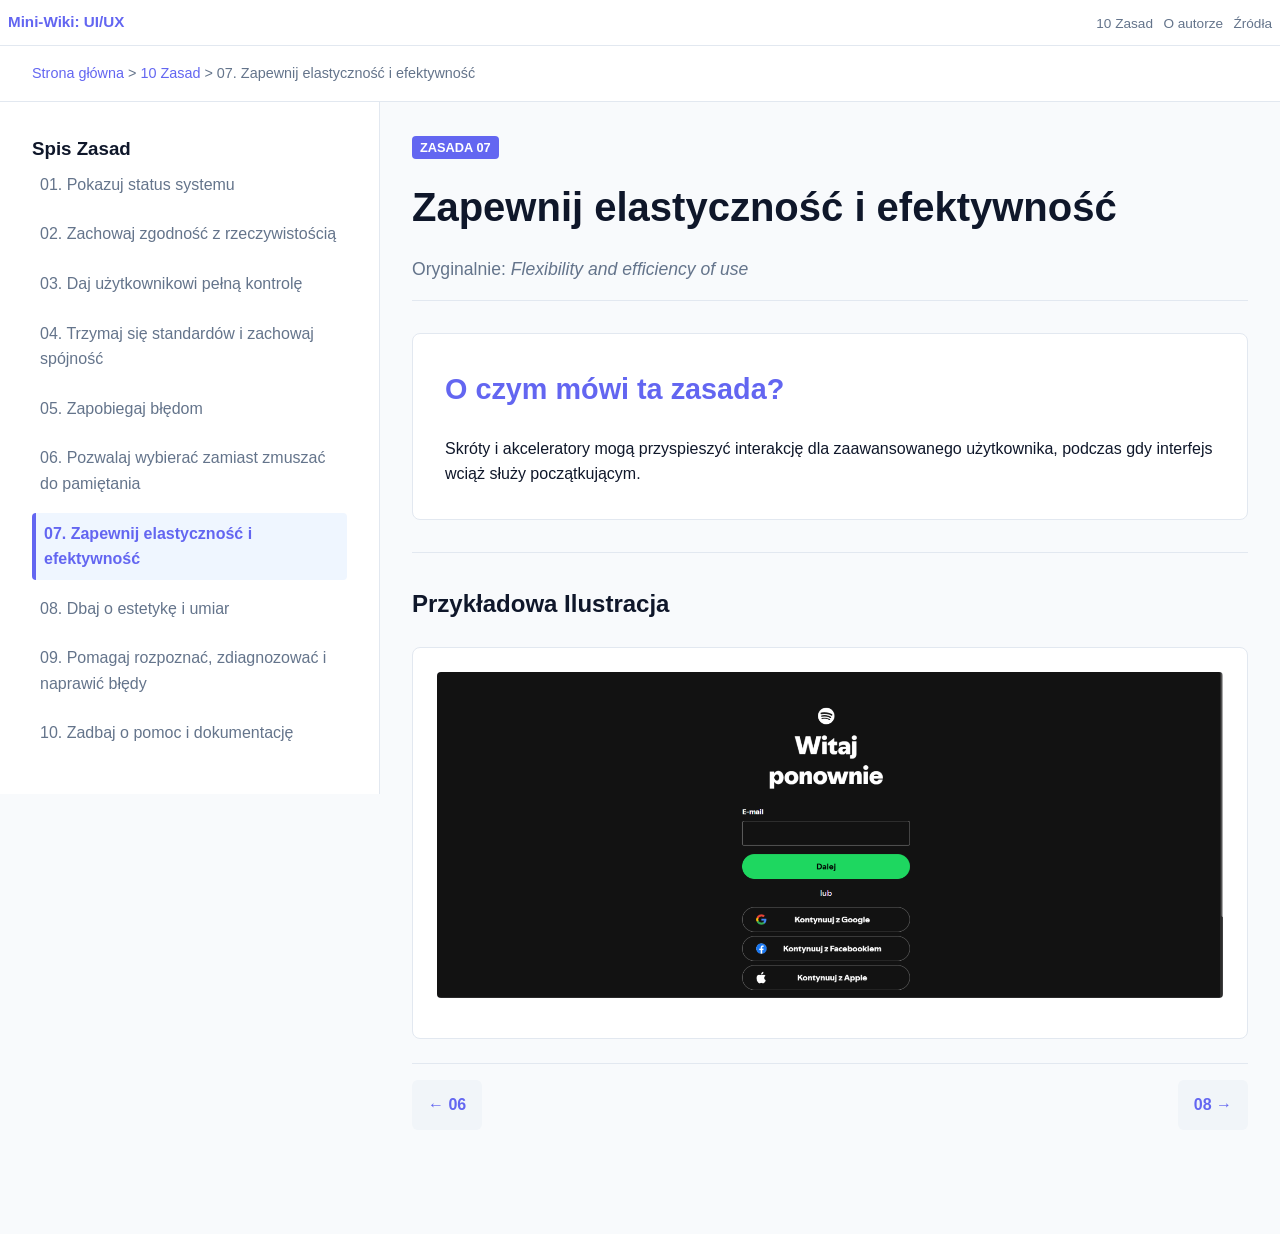
<file: h07.html>
<!DOCTYPE html>
<html lang="pl">
<head>
    <meta charset="UTF-8">
    <meta name="viewport" content="width=device-width, initial-scale=1.0">
    <title> Wiater Jan</title>
    <link rel="stylesheet" href="style.css">
</head>
<body>
    <header class="naglowek-glowny">
        <div class="logo">Mini-Wiki: UI/UX</div>
        <nav aria-label="Nawigacja główna">
            <ul class="linki-nawigacji">
                <li><a href="index.html">10 Zasad</a></li>
                <li><a href="autor.html">O autorze</a></li>
                <li><a href="zrodla.html">Źródła</a></li>
            </ul>
        </nav>
    </header>

    <nav class="okruszki" aria-label="Ścieżka nawigacji">
        <a href="index.html">Strona główna</a> > 
        <a href="index.html">10 Zasad</a> > 
        <span aria-current="page">07. Zapewnij elastyczność i efektywność</span>
    </nav>

    <div class="zawartosc-strony">
        <aside class="nawigacja-boczna">
            <h3>Spis Zasad</h3>
            <ul>
                <li><a href="h01.html">01. Pokazuj status systemu</a></li>
                <li><a href="h02.html">02. Zachowaj zgodność z rzeczywistością</a></li>
                <li><a href="h03.html">03. Daj użytkownikowi pełną kontrolę</a></li>
                <li><a href="h04.html">04. Trzymaj się standardów i zachowaj spójność</a></li>
                <li><a href="h05.html">05. Zapobiegaj błędom</a></li>
                <li><a href="h06.html">06. Pozwalaj wybierać zamiast zmuszać do pamiętania</a></li>
                <li><a href="h07.html" class="aktywny">07. Zapewnij elastyczność i efektywność</a></li>
                <li><a href="h08.html">08. Dbaj o estetykę i umiar</a></li>
                <li><a href="h09.html">09. Pomagaj rozpoznać, zdiagnozować i naprawić błędy</a></li>
                <li><a href="h10.html">10. Zadbaj o pomoc i dokumentację</a></li>
            </ul>
        </aside>

        <main class="tresc-artykulu">
            <header class="naglowek-artykulu">
                <span class="plakietka">Zasada 07</span>
                <h1>Zapewnij elastyczność i efektywność</h1>
                <p class="tlumaczenie-ang">Oryginalnie: <em>Flexibility and efficiency of use</em></p>
            </header>

            <section class="opis">
                <h2>O czym mówi ta zasada?</h2>
                <p>Skróty i akceleratory mogą przyspieszyć interakcję dla zaawansowanego użytkownika, podczas gdy interfejs wciąż służy początkującym.</p>
            </section>

            <section class="sekcja-galerii">
                <h2>Przykładowa Ilustracja</h2>
                <div class="prosty-przyklad">
                    <img src="h07.png" alt="Skróty klawiszowe kopiuj-wklej">
                    <p style="margin-top: 1rem; color: #64748b;">
                </div>
            </section>
            <nav class="paginacja" aria-label="Nawigacja między zasadami">
                <a href="h06.html" class="przycisk-poboczny">← 06</a>
                <a href="h08.html" class="przycisk-poboczny">08 →</a>
            </nav>
        </main>
    </div>
        <script>
document.querySelectorAll('main img').forEach(img => {
    img.style.cursor = 'zoom-in';
    img.addEventListener('click', () => {
        const overlay = document.createElement('div');
        overlay.style.cssText = 'position:fixed;inset:0;background:rgba(0,0,0,0.9);display:flex;justify-content:center;align-items:center;z-index:10000;cursor:zoom-out;';
        
        const fullImg = document.createElement('img');
        fullImg.src = img.src;
        fullImg.style.cssText = 'max-width:95vw;max-height:95vh;object-fit:contain;border-radius:6px;';
        
        overlay.appendChild(fullImg);
        document.body.appendChild(overlay);

        const zamknij = () => overlay.remove();
        overlay.addEventListener('click', zamknij);
        document.addEventListener('keydown', e => { if (e.key === 'Escape') zamknij(); }, { once: true });
    });
});
</script>
</body>
</html>
</file>
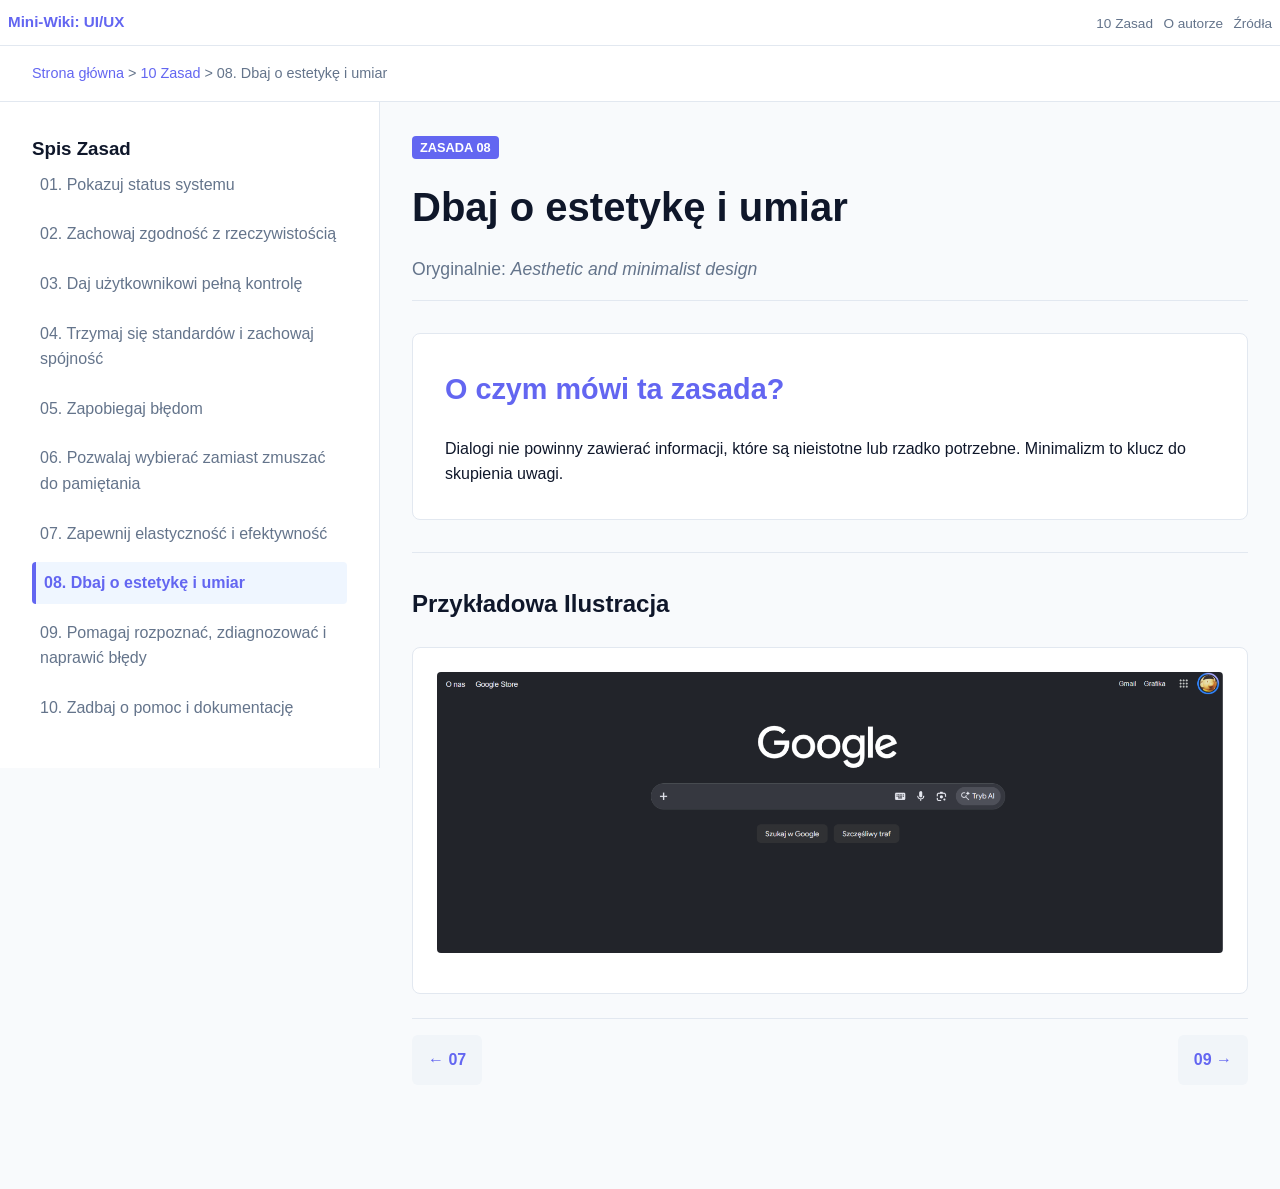
<file: h08.html>
<!DOCTYPE html>
<html lang="pl">
<head>
    <meta charset="UTF-8">
    <meta name="viewport" content="width=device-width, initial-scale=1.0">
    <title> Wiater Jan</title>
    <link rel="stylesheet" href="style.css">
</head>
<body>
    <header class="naglowek-glowny">
        <div class="logo">Mini-Wiki: UI/UX</div>
        <nav aria-label="Nawigacja główna">
            <ul class="linki-nawigacji">
                <li><a href="index.html">10 Zasad</a></li>
                <li><a href="autor.html">O autorze</a></li>
                <li><a href="zrodla.html">Źródła</a></li>
            </ul>
        </nav>
    </header>

    <nav class="okruszki" aria-label="Ścieżka nawigacji">
        <a href="index.html">Strona główna</a> > 
        <a href="index.html">10 Zasad</a> > 
        <span aria-current="page">08. Dbaj o estetykę i umiar</span>
    </nav>

    <div class="zawartosc-strony">
        <aside class="nawigacja-boczna">
            <h3>Spis Zasad</h3>
            <ul>
                <li><a href="h01.html">01. Pokazuj status systemu</a></li>
                <li><a href="h02.html">02. Zachowaj zgodność z rzeczywistością</a></li>
                <li><a href="h03.html">03. Daj użytkownikowi pełną kontrolę</a></li>
                <li><a href="h04.html">04. Trzymaj się standardów i zachowaj spójność</a></li>
                <li><a href="h05.html">05. Zapobiegaj błędom</a></li>
                <li><a href="h06.html">06. Pozwalaj wybierać zamiast zmuszać do pamiętania</a></li>
                <li><a href="h07.html">07. Zapewnij elastyczność i efektywność</a></li>
                <li><a href="h08.html" class="aktywny">08. Dbaj o estetykę i umiar</a></li>
                <li><a href="h09.html">09. Pomagaj rozpoznać, zdiagnozować i naprawić błędy</a></li>
                <li><a href="h10.html">10. Zadbaj o pomoc i dokumentację</a></li>
            </ul>
        </aside>

        <main class="tresc-artykulu">
            <header class="naglowek-artykulu">
                <span class="plakietka">Zasada 08</span>
                <h1>Dbaj o estetykę i umiar</h1>
                <p class="tlumaczenie-ang">Oryginalnie: <em>Aesthetic and minimalist design</em></p>
            </header>

            <section class="opis">
                <h2>O czym mówi ta zasada?</h2>
                <p>Dialogi nie powinny zawierać informacji, które są nieistotne lub rzadko potrzebne. Minimalizm to klucz do skupienia uwagi.</p>
            </section>

            <section class="sekcja-galerii">
                <h2>Przykładowa Ilustracja</h2>
                <div class="prosty-przyklad">
                    <img src="h08.png" alt="Minimalistyczna strona główna wyszukiwarki">
                    <p style="margin-top: 1rem; color: #64748b;">
            </section>
            <nav class="paginacja" aria-label="Nawigacja między zasadami">
                <a href="h07.html" class="przycisk-poboczny">← 07 </a>
                <a href="h09.html" class="przycisk-poboczny">09  →</a>
            </nav>
        </main>
    </div>
        <script>
document.querySelectorAll('main img').forEach(img => {
    img.style.cursor = 'zoom-in';
    img.addEventListener('click', () => {
        const overlay = document.createElement('div');
        overlay.style.cssText = 'position:fixed;inset:0;background:rgba(0,0,0,0.9);display:flex;justify-content:center;align-items:center;z-index:10000;cursor:zoom-out;';
        
        const fullImg = document.createElement('img');
        fullImg.src = img.src;
        fullImg.style.cssText = 'max-width:95vw;max-height:95vh;object-fit:contain;border-radius:6px;';
        
        overlay.appendChild(fullImg);
        document.body.appendChild(overlay);

        const zamknij = () => overlay.remove();
        overlay.addEventListener('click', zamknij);
        document.addEventListener('keydown', e => { if (e.key === 'Escape') zamknij(); }, { once: true });
    });
});
</script>
</body>
</html>
</file>
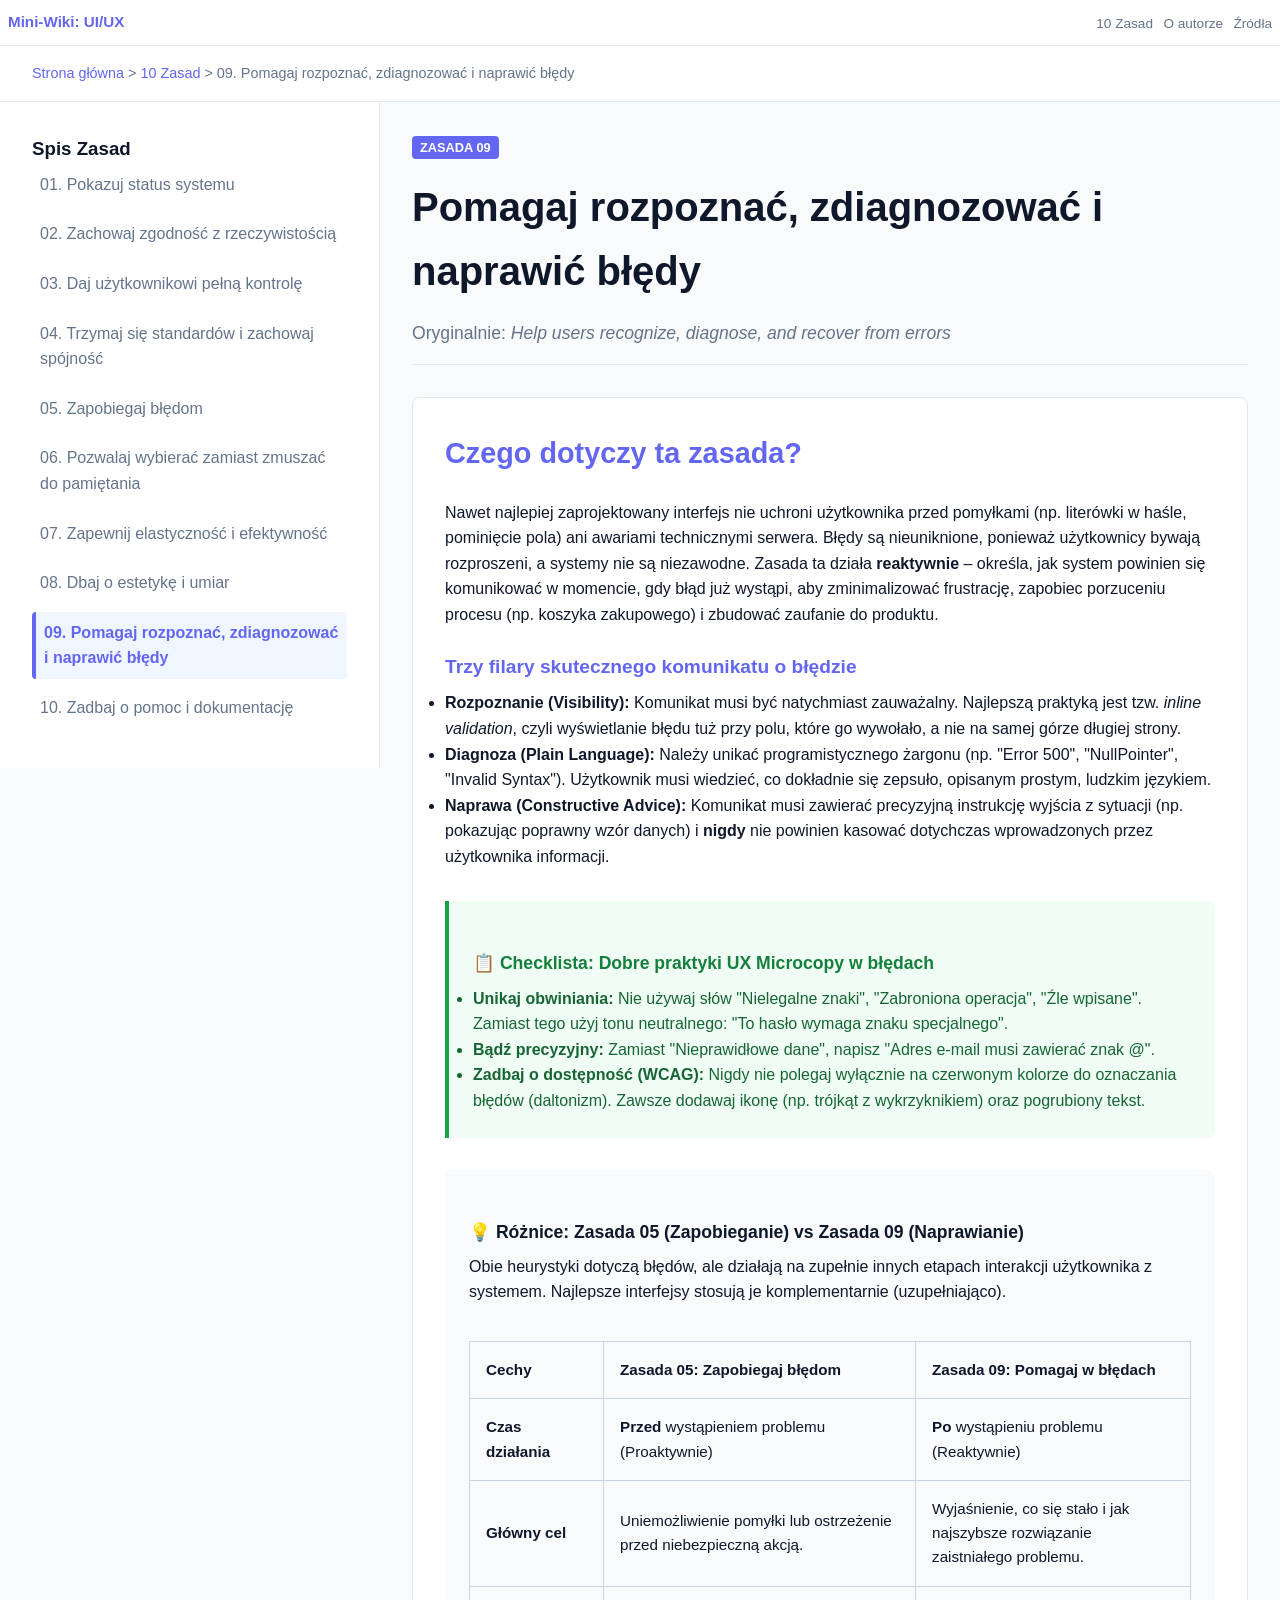
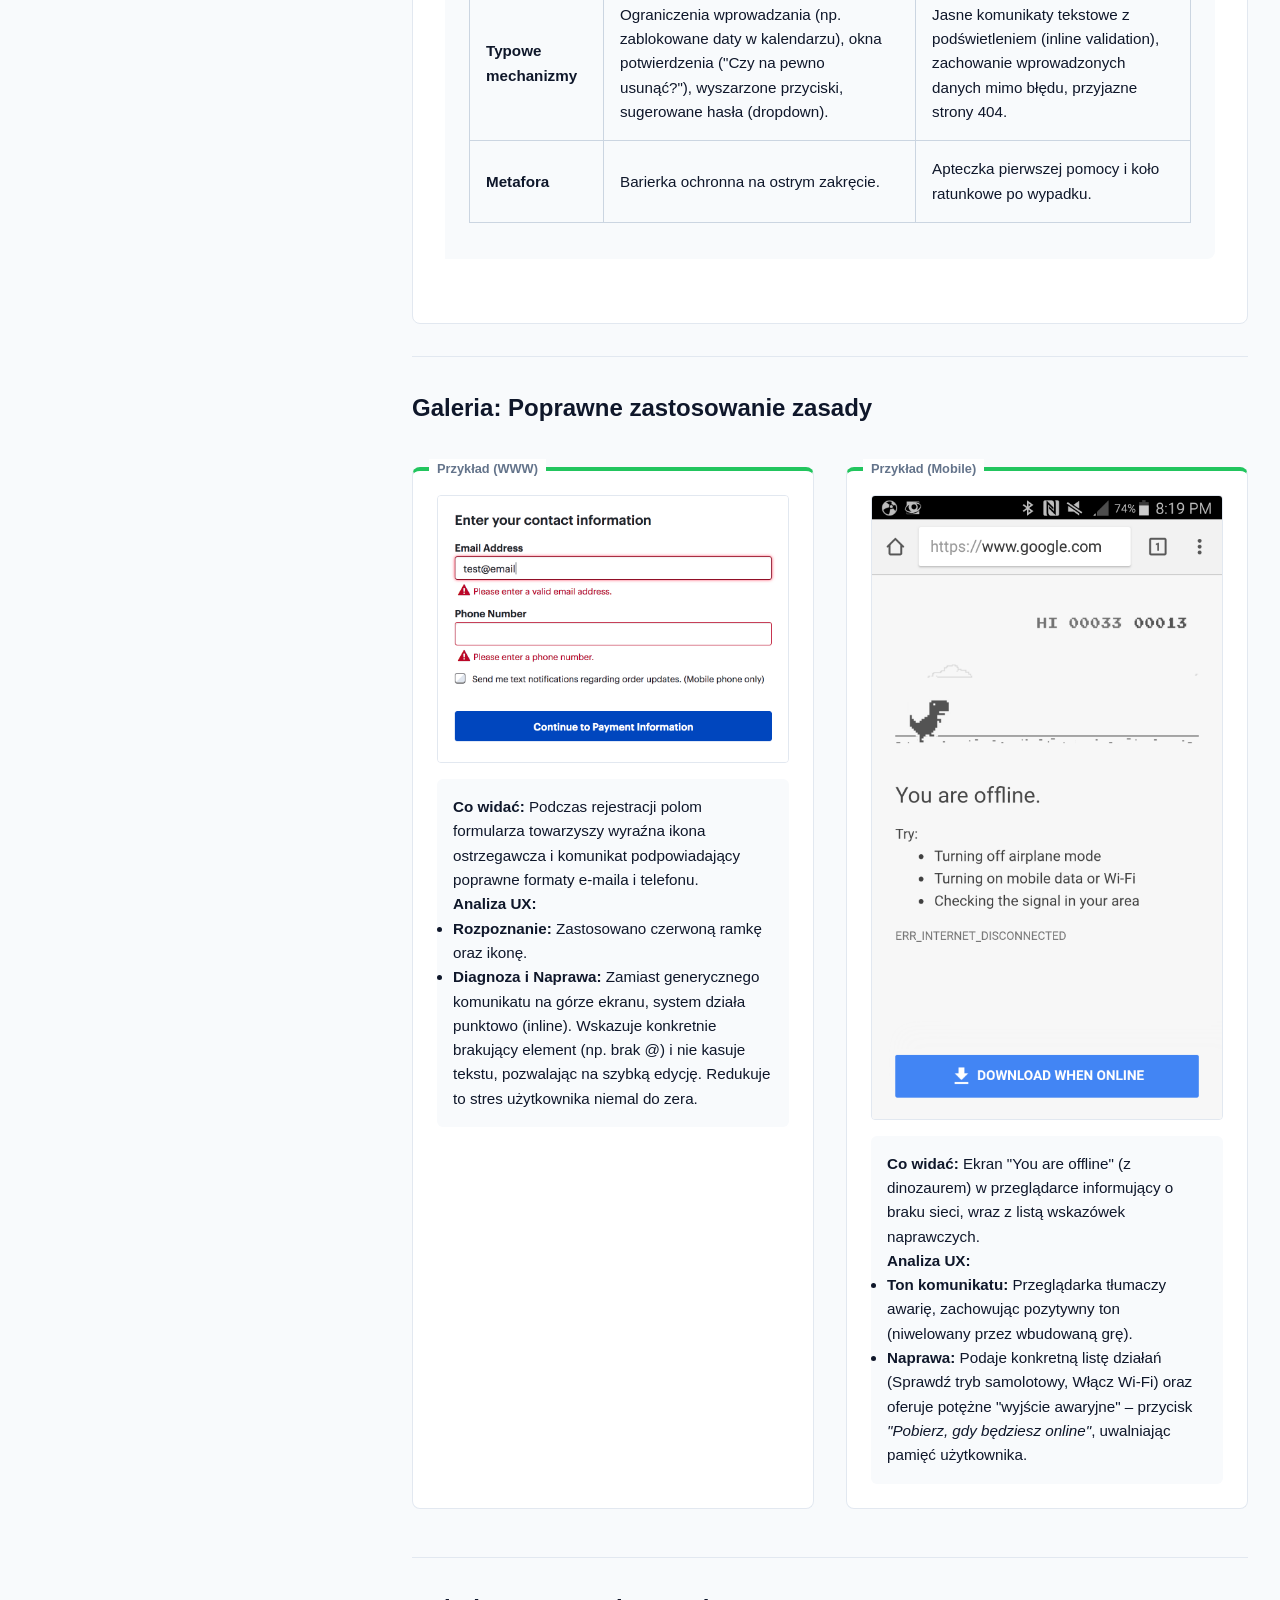
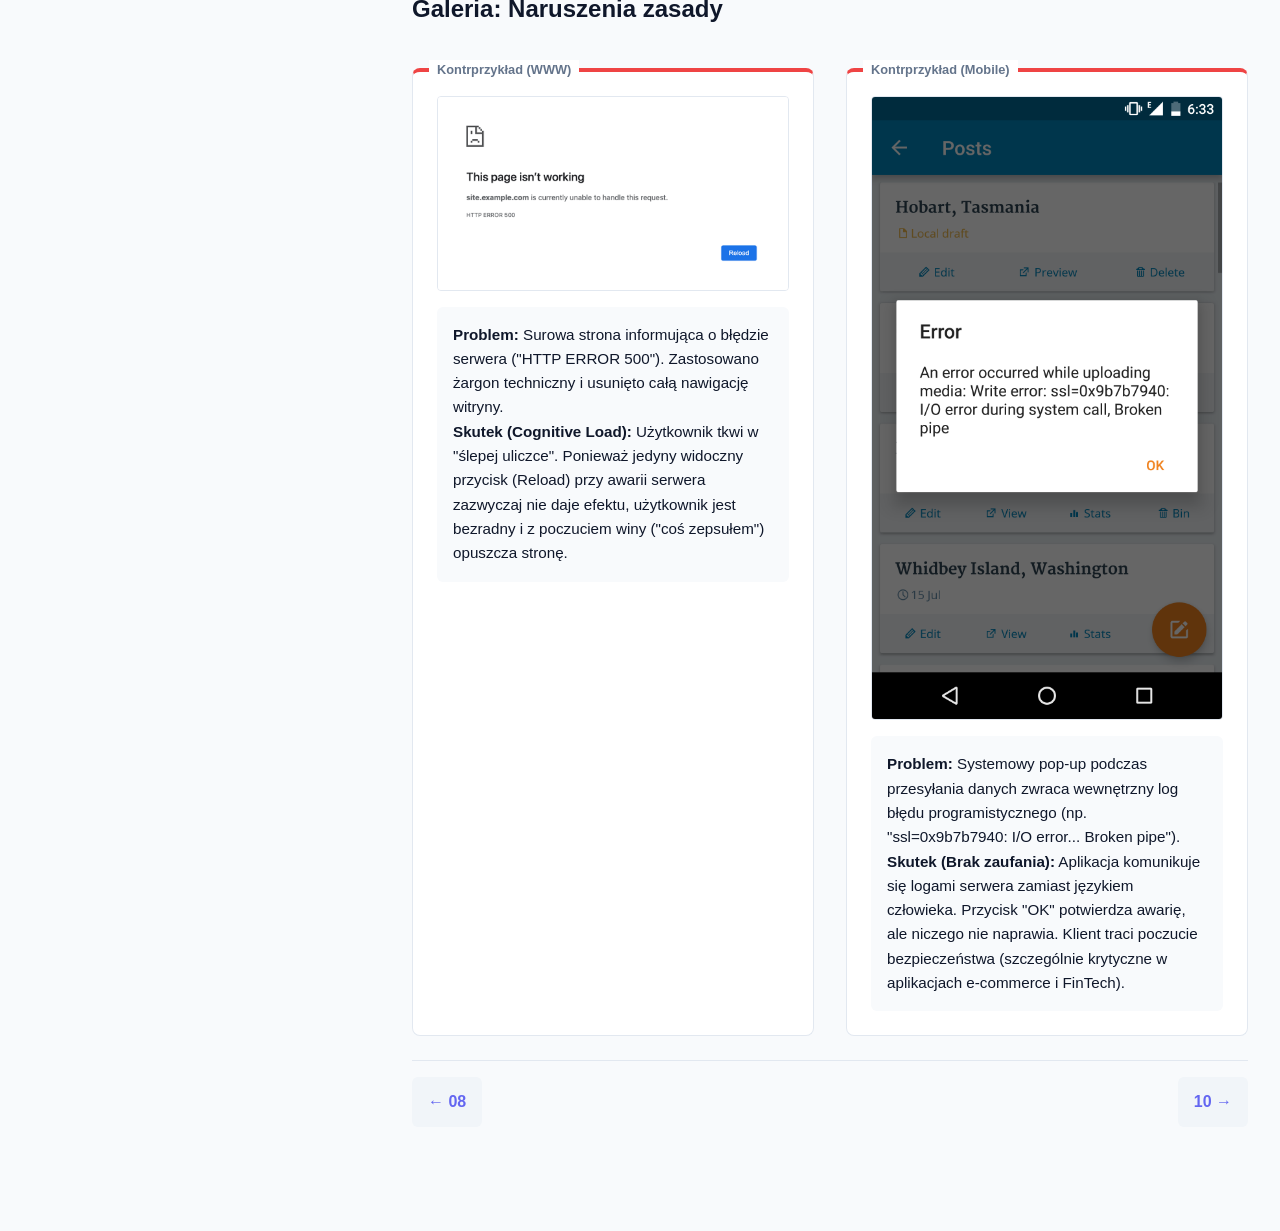
<file: h09.html>
<!DOCTYPE html>
<html lang="pl">
<head>
    <meta charset="UTF-8">
    <meta name="viewport" content="width=device-width, initial-scale=1.0">
    <title> Wiater Jan</title>
    <link rel="stylesheet" href="style.css">
</head>
<body>
    <header class="naglowek-glowny">
        <div class="logo">Mini-Wiki: UI/UX</div>
        <nav aria-label="Nawigacja główna">
            <ul class="linki-nawigacji">
                <li><a href="index.html">10 Zasad</a></li>
                <li><a href="autor.html">O autorze</a></li>
                <li><a href="zrodla.html">Źródła</a></li>
            </ul>
        </nav>
    </header>

    <nav class="okruszki" aria-label="Ścieżka nawigacji">
        <a href="index.html">Strona główna</a> > 
        <a href="index.html">10 Zasad</a> > 
        <span aria-current="page">09. Pomagaj rozpoznać, zdiagnozować i naprawić błędy</span>
    </nav>

    <div class="zawartosc-strony">
        <aside class="nawigacja-boczna">
            <h3>Spis Zasad</h3>
            <ul>
                <li><a href="h01.html">01. Pokazuj status systemu</a></li>
                <li><a href="h02.html">02. Zachowaj zgodność z rzeczywistością</a></li>
                <li><a href="h03.html">03. Daj użytkownikowi pełną kontrolę</a></li>
                <li><a href="h04.html">04. Trzymaj się standardów i zachowaj spójność</a></li>
                <li><a href="h05.html">05. Zapobiegaj błędom</a></li>
                <li><a href="h06.html">06. Pozwalaj wybierać zamiast zmuszać do pamiętania</a></li>
                <li><a href="h07.html">07. Zapewnij elastyczność i efektywność</a></li>
                <li><a href="h08.html">08. Dbaj o estetykę i umiar</a></li>
                <li><a href="h09.html" class="aktywny">09. Pomagaj rozpoznać, zdiagnozować i naprawić błędy</a></li>
                <li><a href="h10.html">10. Zadbaj o pomoc i dokumentację</a></li>
            </ul>
        </aside>

        <main class="tresc-artykulu">
            <header class="naglowek-artykulu">
                <span class="plakietka">Zasada 09</span>
                <h1>Pomagaj rozpoznać, zdiagnozować i naprawić błędy</h1>
                <p class="tlumaczenie-ang">Oryginalnie: <em>Help users recognize, diagnose, and recover from errors</em></p>
            </header>

            <section class="opis">
                <h2>Czego dotyczy ta zasada?</h2>
                <p>Nawet najlepiej zaprojektowany interfejs nie uchroni użytkownika przed pomyłkami (np. literówki w haśle, pominięcie pola) ani awariami technicznymi serwera. Błędy są nieuniknione, ponieważ użytkownicy bywają rozproszeni, a systemy nie są niezawodne. Zasada ta działa <strong>reaktywnie</strong> – określa, jak system powinien się komunikować w momencie, gdy błąd już wystąpi, aby zminimalizować frustrację, zapobiec porzuceniu procesu (np. koszyka zakupowego) i zbudować zaufanie do produktu.</p>
                
                <h3>Trzy filary skutecznego komunikatu o błędzie</h3>
                <ul>
                    <li><strong>Rozpoznanie (Visibility):</strong> Komunikat musi być natychmiast zauważalny. Najlepszą praktyką jest tzw. <em>inline validation</em>, czyli wyświetlanie błędu tuż przy polu, które go wywołało, a nie na samej górze długiej strony.</li>
                    <li><strong>Diagnoza (Plain Language):</strong> Należy unikać programistycznego żargonu (np. "Error 500", "NullPointer", "Invalid Syntax"). Użytkownik musi wiedzieć, co dokładnie się zepsuło, opisanym prostym, ludzkim językiem.</li>
                    <li><strong>Naprawa (Constructive Advice):</strong> Komunikat musi zawierać precyzyjną instrukcję wyjścia z sytuacji (np. pokazując poprawny wzór danych) i <strong>nigdy</strong> nie powinien kasować dotychczas wprowadzonych przez użytkownika informacji.</li>
                </ul>

                <div class="pudelko-z-notatka" style="background-color: #f0fdf4; border-left: 4px solid #16a34a;">
                    <h3 style="color: #15803d;">📋 Checklista: Dobre praktyki UX Microcopy w błędach</h3>
                    <ul style="margin-top: 0.5rem; color: #166534;">
                        <li><strong>Unikaj obwiniania:</strong> Nie używaj słów "Nielegalne znaki", "Zabroniona operacja", "Źle wpisane". Zamiast tego użyj tonu neutralnego: "To hasło wymaga znaku specjalnego".</li>
                        <li><strong>Bądź precyzyjny:</strong> Zamiast "Nieprawidłowe dane", napisz "Adres e-mail musi zawierać znak @".</li>
                        <li><strong>Zadbaj o dostępność (WCAG):</strong> Nigdy nie polegaj wyłącznie na czerwonym kolorze do oznaczania błędów (daltonizm). Zawsze dodawaj ikonę (np. trójkąt z wykrzyknikiem) oraz pogrubiony tekst.</li>
                    </ul>
                </div>

                <div class="pudelko-z-notatka" style="background-color: #f8fafc; border-left: 4px solid var(--kolor-glowny);">
                    <h3 style="color: var(--kolor-glowny);">💡 Różnice: Zasada 05 (Zapobieganie) vs Zasada 09 (Naprawianie)</h3>
                    <p>Obie heurystyki dotyczą błędów, ale działają na zupełnie innych etapach interakcji użytkownika z systemem. Najlepsze interfejsy stosują je komplementarnie (uzupełniająco).</p>
                    
                    <div style="overflow-x: auto; margin-top: 1.5rem;">
                        <table style="width: 100%; border-collapse: collapse; text-align: left; font-size: 0.95rem;">
                            <thead>
                                <tr style="background-color: var(--kolor-obramowania);">
                                    <th style="padding: 1rem; border: 1px solid #cbd5e1;">Cechy</th>
                                    <th style="padding: 1rem; border: 1px solid #cbd5e1;">Zasada 05: Zapobiegaj błędom</th>
                                    <th style="padding: 1rem; border: 1px solid #cbd5e1;">Zasada 09: Pomagaj w błędach</th>
                                </tr>
                            </thead>
                            <tbody>
                                <tr>
                                    <td style="padding: 1rem; border: 1px solid #cbd5e1; font-weight: bold; background: var(--bialy);">Czas działania</td>
                                    <td style="padding: 1rem; border: 1px solid #cbd5e1; background: var(--bialy);"><strong>Przed</strong> wystąpieniem problemu (Proaktywnie)</td>
                                    <td style="padding: 1rem; border: 1px solid #cbd5e1; background: var(--bialy);"><strong>Po</strong> wystąpieniu problemu (Reaktywnie)</td>
                                </tr>
                                <tr>
                                    <td style="padding: 1rem; border: 1px solid #cbd5e1; font-weight: bold; background: var(--bialy);">Główny cel</td>
                                    <td style="padding: 1rem; border: 1px solid #cbd5e1; background: var(--bialy);">Uniemożliwienie pomyłki lub ostrzeżenie przed niebezpieczną akcją.</td>
                                    <td style="padding: 1rem; border: 1px solid #cbd5e1; background: var(--bialy);">Wyjaśnienie, co się stało i jak najszybsze rozwiązanie zaistniałego problemu.</td>
                                </tr>
                                <tr>
                                    <td style="padding: 1rem; border: 1px solid #cbd5e1; font-weight: bold; background: var(--bialy);">Typowe mechanizmy</td>
                                    <td style="padding: 1rem; border: 1px solid #cbd5e1; background: var(--bialy);">Ograniczenia wprowadzania (np. zablokowane daty w kalendarzu), okna potwierdzenia ("Czy na pewno usunąć?"), wyszarzone przyciski, sugerowane hasła (dropdown).</td>
                                    <td style="padding: 1rem; border: 1px solid #cbd5e1; background: var(--bialy);">Jasne komunikaty tekstowe z podświetleniem (inline validation), zachowanie wprowadzonych danych mimo błędu, przyjazne strony 404.</td>
                                </tr>
                                <tr>
                                    <td style="padding: 1rem; border: 1px solid #cbd5e1; font-weight: bold; background: var(--bialy);">Metafora</td>
                                    <td style="padding: 1rem; border: 1px solid #cbd5e1; background: var(--bialy);">Barierka ochronna na ostrym zakręcie.</td>
                                    <td style="padding: 1rem; border: 1px solid #cbd5e1; background: var(--bialy);">Apteczka pierwszej pomocy i koło ratunkowe po wypadku.</td>
                                </tr>
                            </tbody>
                        </table>
                    </div>
                </div>
            </section>

            <section class="sekcja-galerii">
                <h2>Galeria: Poprawne zastosowanie zasady </h2>
                <div class="siatka-przykladow">
                    <article class="pudelko-przykladu dobry">
                        <span class="etykieta-statusu">Przykład (WWW)</span>
                        <figure>
                            <img src="www-dobry.png" alt="Formularz z błędem w walidacji e-mail">
                        </figure>
                        <figcaption>
                            <strong>Co widać:</strong> Podczas rejestracji polom formularza towarzyszy wyraźna ikona ostrzegawcza i komunikat podpowiadający poprawne formaty e-maila i telefonu.<br>
                            <strong>Analiza UX:</strong> 
                            <ul>
                                <li><strong>Rozpoznanie:</strong> Zastosowano czerwoną ramkę oraz ikonę.</li>
                                <li><strong>Diagnoza i Naprawa:</strong> Zamiast generycznego komunikatu na górze ekranu, system działa punktowo (inline). Wskazuje konkretnie brakujący element (np. brak @) i nie kasuje tekstu, pozwalając na szybką edycję. Redukuje to stres użytkownika niemal do zera.</li>
                            </ul>
                        </figcaption>
                    </article>
                    <article class="pudelko-przykladu dobry">
                        <span class="etykieta-statusu">Przykład (Mobile)</span>
                        <figure>
                            <img src="mobile-dobry.png" alt="Brak sieci w mobilnej przeglądarce Chrome">
                        </figure>
                        <figcaption>
                            <strong>Co widać:</strong> Ekran "You are offline" (z dinozaurem) w przeglądarce informujący o braku sieci, wraz z listą wskazówek naprawczych.<br>
                            <strong>Analiza UX:</strong>
                            <ul>
                                <li><strong>Ton komunikatu:</strong> Przeglądarka tłumaczy awarię, zachowując pozytywny ton (niwelowany przez wbudowaną grę).</li>
                                <li><strong>Naprawa:</strong> Podaje konkretną listę działań (Sprawdź tryb samolotowy, Włącz Wi-Fi) oraz oferuje potężne "wyjście awaryjne" – przycisk <em>"Pobierz, gdy będziesz online"</em>, uwalniając pamięć użytkownika.</li>
                            </ul>
                        </figcaption>
                    </article>
                </div>
            </section>

            <section class="sekcja-galerii" style="margin-top: 3rem;">
                <h2>Galeria: Naruszenia zasady </h2>
                <div class="siatka-przykladow">
                    <article class="pudelko-przykladu zly">
                        <span class="etykieta-statusu">Kontrprzykład (WWW)</span>
                        <figure>
                            <img src="www-zly.png" alt="Surowy błąd serwera 500">
                        </figure>
                        <figcaption>
                            <strong>Problem:</strong> Surowa strona informująca o błędzie serwera ("HTTP ERROR 500"). Zastosowano żargon techniczny i usunięto całą nawigację witryny.<br>
                            <strong>Skutek (Cognitive Load):</strong> Użytkownik tkwi w "ślepej uliczce". Ponieważ jedyny widoczny przycisk (Reload) przy awarii serwera zazwyczaj nie daje efektu, użytkownik jest bezradny i z poczuciem winy ("coś zepsułem") opuszcza stronę.
                        </figcaption>
                    </article>
                    <article class="pudelko-przykladu zly">
                        <span class="etykieta-statusu">Kontrprzykład (Mobile)</span>
                        <figure>
                            <img src="mobile-zly.png" alt="Błąd kodowy z alertu systemowego">
                        </figure>
                        <figcaption>
                            <strong>Problem:</strong> Systemowy pop-up podczas przesyłania danych zwraca wewnętrzny log błędu programistycznego (np. "ssl=0x9b7b7940: I/O error... Broken pipe").<br>
                            <strong>Skutek (Brak zaufania):</strong> Aplikacja komunikuje się logami serwera zamiast językiem człowieka. Przycisk "OK" potwierdza awarię, ale niczego nie naprawia. Klient traci poczucie bezpieczeństwa (szczególnie krytyczne w aplikacjach e-commerce i FinTech).
                        </figcaption>
                    </article>
                </div>
            </section>
            <nav class="paginacja" aria-label="Nawigacja między zasadami">
                <a href="h08.html" class="przycisk-poboczny">← 08 </a>
                <a href="h10.html" class="przycisk-poboczny">10  →</a>
            </nav>
        </main>
    </div>
        <script>
document.querySelectorAll('main img').forEach(img => {
    img.style.cursor = 'zoom-in';
    img.addEventListener('click', () => {
        const overlay = document.createElement('div');
        overlay.style.cssText = 'position:fixed;inset:0;background:rgba(0,0,0,0.9);display:flex;justify-content:center;align-items:center;z-index:10000;cursor:zoom-out;';
        
        const fullImg = document.createElement('img');
        fullImg.src = img.src;
        fullImg.style.cssText = 'max-width:95vw;max-height:95vh;object-fit:contain;border-radius:6px;';
        
        overlay.appendChild(fullImg);
        document.body.appendChild(overlay);

        const zamknij = () => overlay.remove();
        overlay.addEventListener('click', zamknij);
        document.addEventListener('keydown', e => { if (e.key === 'Escape') zamknij(); }, { once: true });
    });
});
</script>
</body>
</html>
</file>
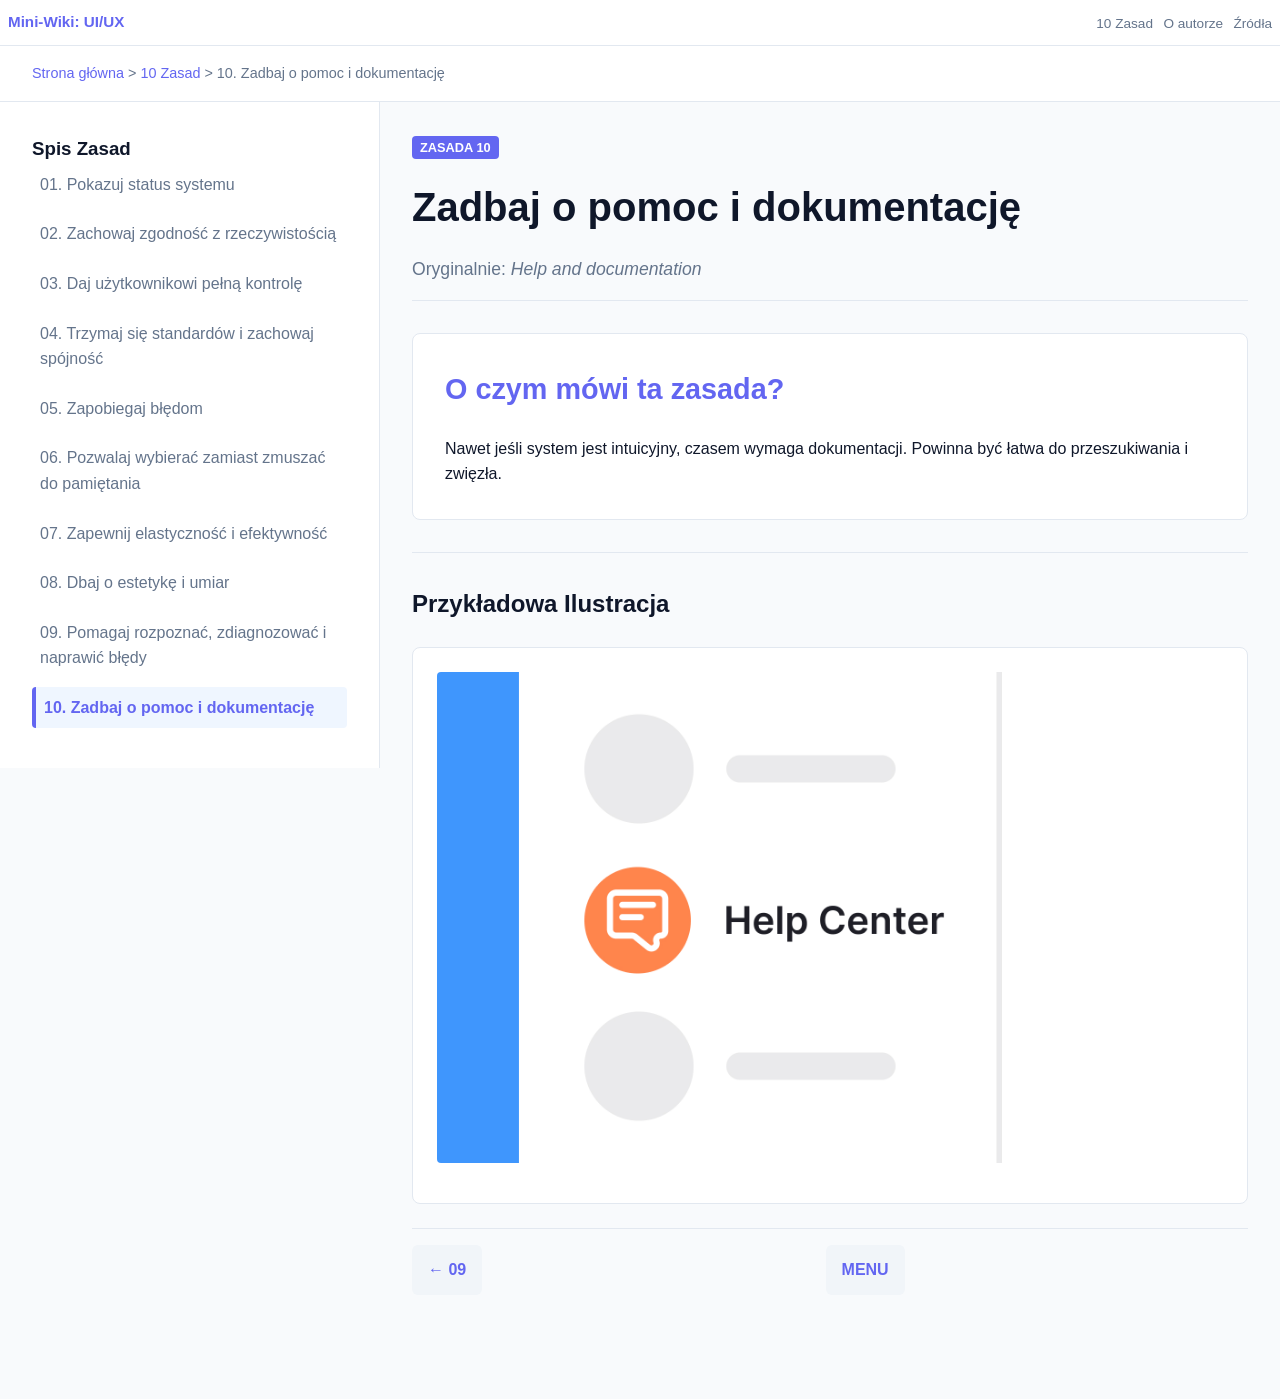
<file: h10.html>
<!DOCTYPE html>
<html lang="pl">
<head>
    <meta charset="UTF-8">
    <meta name="viewport" content="width=device-width, initial-scale=1.0">
    <title> Wiater Jan</title>
    <link rel="stylesheet" href="style.css">
</head>
<body>
    <header class="naglowek-glowny">
        <div class="logo">Mini-Wiki: UI/UX</div>
        <nav aria-label="Nawigacja główna">
            <ul class="linki-nawigacji">
                <li><a href="index.html">10 Zasad</a></li>
                <li><a href="autor.html">O autorze</a></li>
                <li><a href="zrodla.html">Źródła</a></li>
            </ul>
        </nav>
    </header>

    <nav class="okruszki" aria-label="Ścieżka nawigacji">
        <a href="../index.html">Strona główna</a> > 
        <a href="../index.html">10 Zasad</a> > 
        <span aria-current="page">10. Zadbaj o pomoc i dokumentację</span>
    </nav>

    <div class="zawartosc-strony">
        <aside class="nawigacja-boczna">
            <h3>Spis Zasad</h3>
            <ul>
                <li><a href="h01.html">01. Pokazuj status systemu</a></li>
                <li><a href="h02.html">02. Zachowaj zgodność z rzeczywistością</a></li>
                <li><a href="h03.html">03. Daj użytkownikowi pełną kontrolę</a></li>
                <li><a href="h04.html">04. Trzymaj się standardów i zachowaj spójność</a></li>
                <li><a href="h05.html">05. Zapobiegaj błędom</a></li>
                <li><a href="h06.html">06. Pozwalaj wybierać zamiast zmuszać do pamiętania</a></li>
                <li><a href="h07.html">07. Zapewnij elastyczność i efektywność</a></li>
                <li><a href="h08.html">08. Dbaj o estetykę i umiar</a></li>
                <li><a href="h09.html">09. Pomagaj rozpoznać, zdiagnozować i naprawić błędy</a></li>
                <li><a href="h10.html" class="aktywny">10. Zadbaj o pomoc i dokumentację</a></li>
            </ul>
        </aside>

        <main class="tresc-artykulu">
            <header class="naglowek-artykulu">
                <span class="plakietka">Zasada 10</span>
                <h1>Zadbaj o pomoc i dokumentację</h1>
                <p class="tlumaczenie-ang">Oryginalnie: <em>Help and documentation</em></p>
            </header>

            <section class="opis">
                <h2>O czym mówi ta zasada?</h2>
                <p>Nawet jeśli system jest intuicyjny, czasem wymaga dokumentacji. Powinna być łatwa do przeszukiwania i zwięzła.</p>
            </section>

            <section class="sekcja-galerii">
                <h2>Przykładowa Ilustracja</h2>
                <div class="prosty-przyklad">
                    <img src="h10.jpeg" alt="Pole wyszukiwania w dziale FAQ">
                    <p style="margin-top: 1rem; color: #64748b;">
            </section>
            <nav class="paginacja" aria-label="Nawigacja między zasadami">
                <a href="h09.html" class="przycisk-poboczny">← 09 </a>
                <a href="index.html" class="przycisk-poboczny"> MENU </a>
                <span></span>
            </nav>
        </main>
    </div>
        <script>
document.querySelectorAll('main img').forEach(img => {
    img.style.cursor = 'zoom-in';
    img.addEventListener('click', () => {
        const overlay = document.createElement('div');
        overlay.style.cssText = 'position:fixed;inset:0;background:rgba(0,0,0,0.9);display:flex;justify-content:center;align-items:center;z-index:10000;cursor:zoom-out;';
        
        const fullImg = document.createElement('img');
        fullImg.src = img.src;
        fullImg.style.cssText = 'max-width:95vw;max-height:95vh;object-fit:contain;border-radius:6px;';
        
        overlay.appendChild(fullImg);
        document.body.appendChild(overlay);

        const zamknij = () => overlay.remove();
        overlay.addEventListener('click', zamknij);
        document.addEventListener('keydown', e => { if (e.key === 'Escape') zamknij(); }, { once: true });
    });
});
</script>
</body>
</html>
</file>
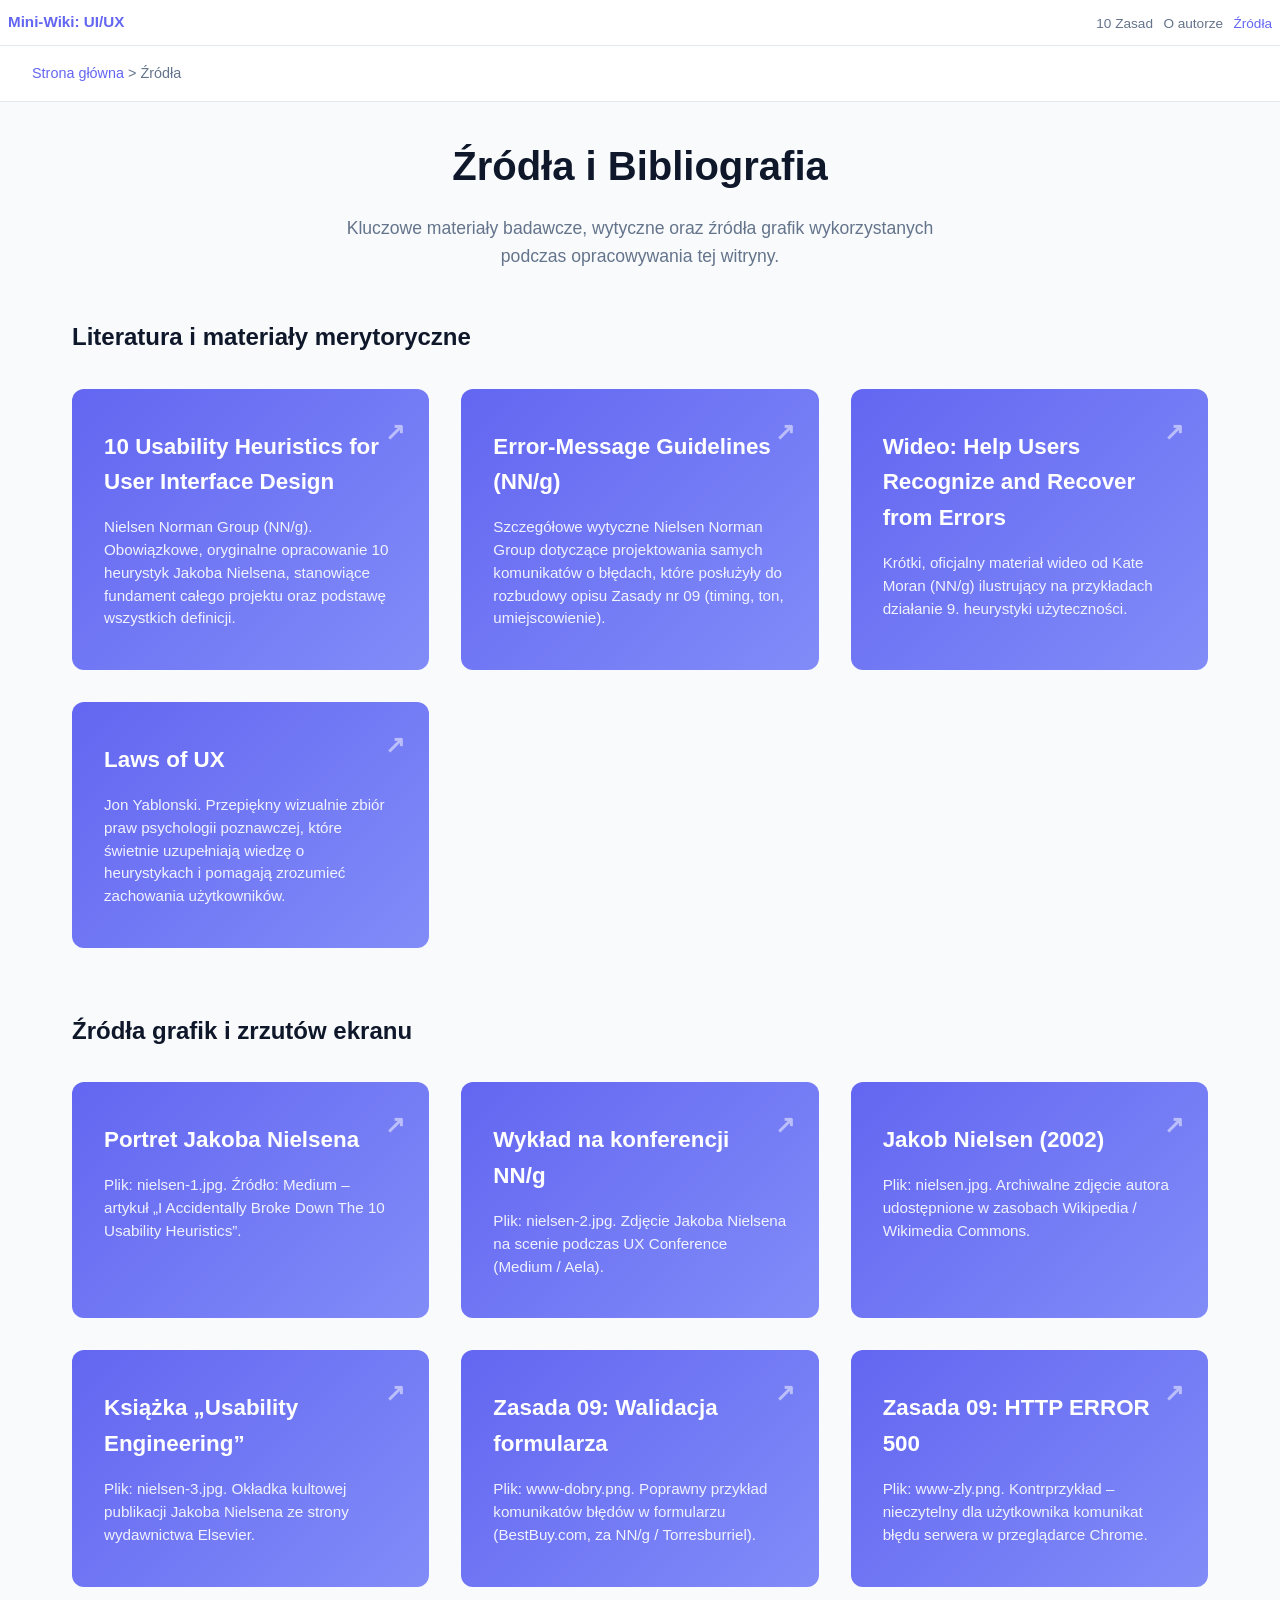
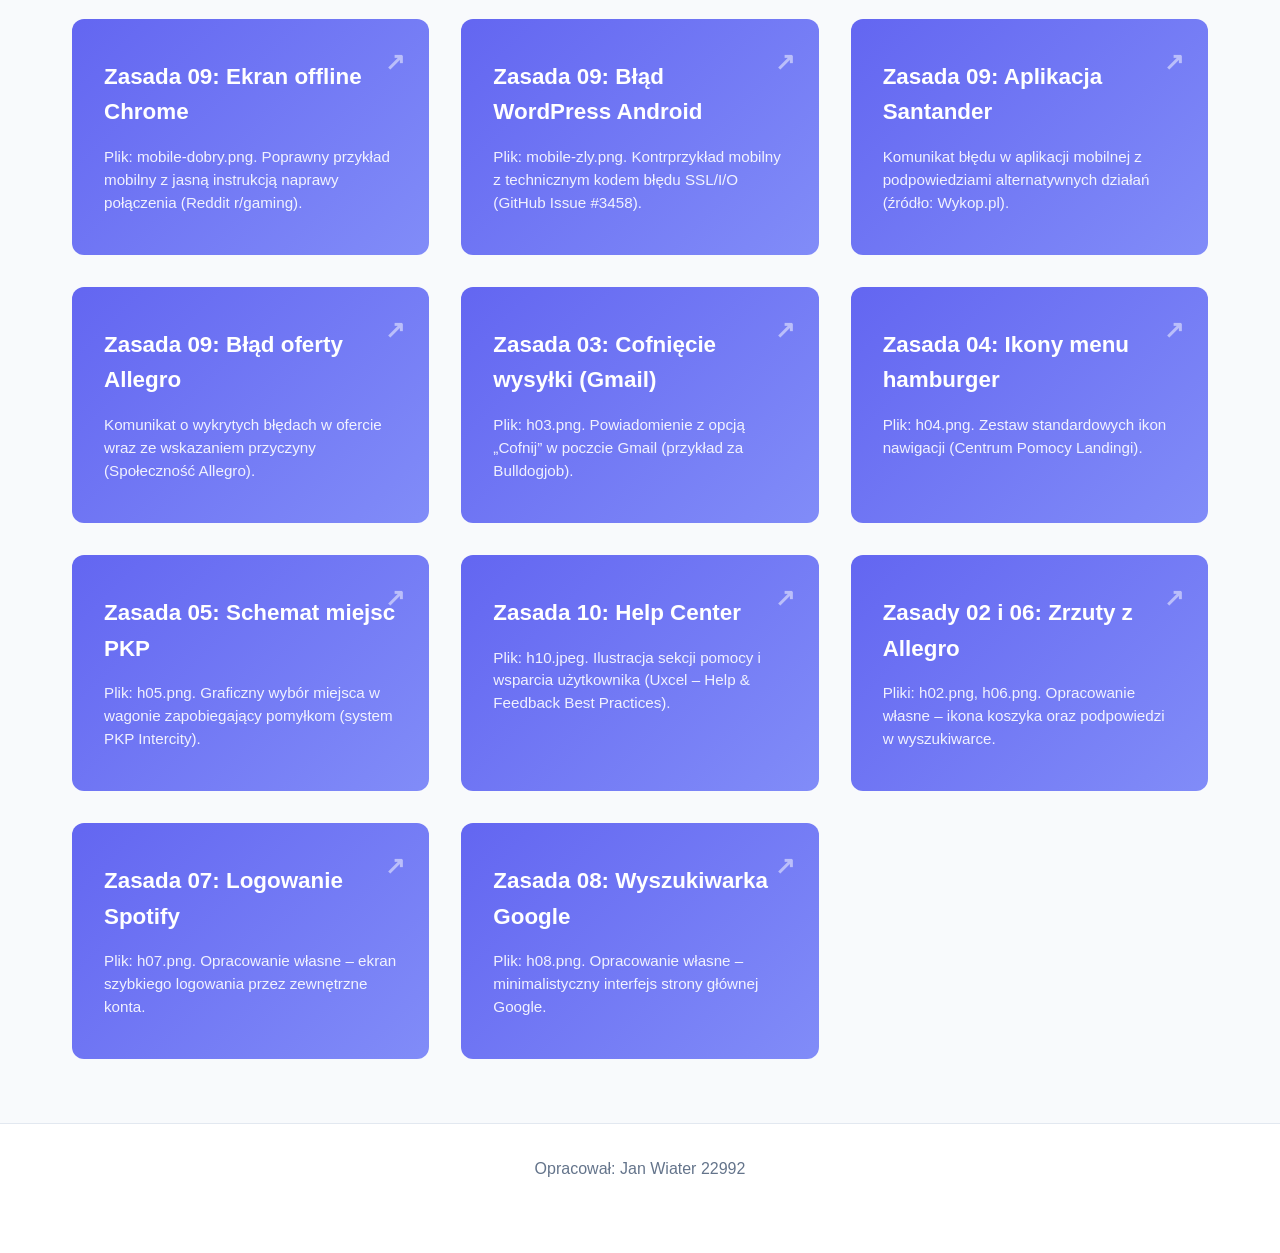
<file: zrodla.html>
<!DOCTYPE html>
<html lang="pl">
<head>
    <meta charset="UTF-8">
    <meta name="viewport" content="width=device-width, initial-scale=1.0">
    <title>Źródła i Bibliografia | Mini-wiki</title>
    <link rel="stylesheet" href="style.css">
</head>
<body>
    <header class="naglowek-glowny">
        <a href="index.html" class="logo" style="text-decoration: none;">Mini-Wiki: UI/UX</a>
        <button class="przycisk-menu" id="przyciskMenu" aria-label="Otwórz menu" aria-expanded="false">☰</button>
        <nav aria-label="Nawigacja główna">
            <ul class="linki-nawigacji" id="menuGlowne">
                <li><a href="index.html">10 Zasad</a></li>
                <li><a href="autor.html">O autorze</a></li>
                <li><a href="zrodla.html" aria-current="page">Źródła</a></li>
            </ul>
        </nav>
    </header>

    <nav class="okruszki" aria-label="Ścieżka nawigacyjna">
        <a href="index.html">Strona główna</a> > 
        <span aria-current="page">Źródła</span>
    </nav>

    <main class="kontener">
        <section class="sekcja-tytulowa">
            <h1>Źródła i Bibliografia</h1>
            <p>Kluczowe materiały badawcze, wytyczne oraz źródła grafik wykorzystanych podczas opracowywania tej witryny.</p>
        </section>

        <h2 style="margin-bottom: 1rem; color: #0f172a;">Literatura i materiały merytoryczne</h2>
        <section class="siatka-zrodel">
            <a href="https://www.nngroup.com/articles/ten-usability-heuristics/" target="_blank" rel="noopener noreferrer" class="karta-zrodla">
                <h3>10 Usability Heuristics for User Interface Design</h3>
                <p>Nielsen Norman Group (NN/g). Obowiązkowe, oryginalne opracowanie 10 heurystyk Jakoba Nielsena, stanowiące fundament całego projektu oraz podstawę wszystkich definicji.</p>
            </a>

            <a href="https://www.nngroup.com/articles/error-message-guidelines/" target="_blank" rel="noopener noreferrer" class="karta-zrodla">
                <h3>Error-Message Guidelines (NN/g)</h3>
                <p>Szczegółowe wytyczne Nielsen Norman Group dotyczące projektowania samych komunikatów o błędach, które posłużyły do rozbudowy opisu Zasady nr 09 (timing, ton, umiejscowienie).</p>
            </a>
            
            <a href="https://www.youtube.com/watch?v=cCun-ReLTFI" target="_blank" rel="noopener noreferrer" class="karta-zrodla">
                <h3>Wideo: Help Users Recognize and Recover from Errors</h3>
                <p>Krótki, oficjalny materiał wideo od Kate Moran (NN/g) ilustrujący na przykładach działanie 9. heurystyki użyteczności.</p>
            </a>

            <a href="https://lawsofux.com/" target="_blank" rel="noopener noreferrer" class="karta-zrodla">
                <h3>Laws of UX</h3>
                <p>Jon Yablonski. Przepiękny wizualnie zbiór praw psychologii poznawczej, które świetnie uzupełniają wiedzę o heurystykach i pomagają zrozumieć zachowania użytkowników.</p>
            </a>
        </section>

        <h2 style="margin-top: 4rem; margin-bottom: 1rem; color: #0f172a;">Źródła grafik i zrzutów ekranu</h2>
        <section class="siatka-zrodel">
            <a href="https://medium.com/@irfanamrl/i-accidentally-broke-down-the-10-usability-heuristics-e58705e6a1b2" target="_blank" rel="noopener noreferrer" class="karta-zrodla">
                <h3>Portret Jakoba Nielsena</h3>
                <p>Plik: nielsen-1.jpg. Źródło: Medium – artykuł „I Accidentally Broke Down The 10 Usability Heuristics”.</p>
            </a>

            <a href="https://medium.com/aela/5-aprendizados-da-melhor-confer%C3%AAncia-de-ux-do-mundo-nn-g-segundo-felipe-melo-d82ef48b55a5" target="_blank" rel="noopener noreferrer" class="karta-zrodla">
                <h3>Wykład na konferencji NN/g</h3>
                <p>Plik: nielsen-2.jpg. Zdjęcie Jakoba Nielsena na scenie podczas UX Conference (Medium / Aela).</p>
            </a>

            <a href="https://pl.wikipedia.org/wiki/Jakob_Nielsen" target="_blank" rel="noopener noreferrer" class="karta-zrodla">
                <h3>Jakob Nielsen (2002)</h3>
                <p>Plik: nielsen.jpg. Archiwalne zdjęcie autora udostępnione w zasobach Wikipedia / Wikimedia Commons.</p>
            </a>

            <a href="https://shop.elsevier.com/books/usability-engineering/nielsen/978-0-08-052029-2" target="_blank" rel="noopener noreferrer" class="karta-zrodla">
                <h3>Książka „Usability Engineering”</h3>
                <p>Plik: nielsen-3.jpg. Okładka kultowej publikacji Jakoba Nielsena ze strony wydawnictwa Elsevier.</p>
            </a>

            <a href="https://torresburriel.com/weblog/pautas-para-mostrar-errores-en-formularios/" target="_blank" rel="noopener noreferrer" class="karta-zrodla">
                <h3>Zasada 09: Walidacja formularza</h3>
                <p>Plik: www-dobry.png. Poprawny przykład komunikatów błędów w formularzu (BestBuy.com, za NN/g / Torresburriel).</p>
            </a>

            <a href="https://www.paidmembershipspro.com/wp-content/uploads/2023/08/500-internal-server-error-example-2.png" target="_blank" rel="noopener noreferrer" class="karta-zrodla">
                <h3>Zasada 09: HTTP ERROR 500</h3>
                <p>Plik: www-zly.png. Kontrprzykład – nieczytelny dla użytkownika komunikat błędu serwera w przeglądarce Chrome.</p>
            </a>

            <a href="https://www.reddit.com/r/gaming/comments/74yn91/til_chrome_mobiles_offline_screen_turns_into_a/" target="_blank" rel="noopener noreferrer" class="karta-zrodla">
                <h3>Zasada 09: Ekran offline Chrome</h3>
                <p>Plik: mobile-dobry.png. Poprawny przykład mobilny z jasną instrukcją naprawy połączenia (Reddit r/gaming).</p>
            </a>

            <a href="https://github.com/wordpress-mobile/WordPress-Android/issues/3458" target="_blank" rel="noopener noreferrer" class="karta-zrodla">
                <h3>Zasada 09: Błąd WordPress Android</h3>
                <p>Plik: mobile-zly.png. Kontrprzykład mobilny z technicznym kodem błędu SSL/I/O (GitHub Issue #3458).</p>
            </a>

            <a href="https://wykop.pl/link/7207719/nowa-aplikacja-santander-bank-polska-nie-dziala-od-2-dni" target="_blank" rel="noopener noreferrer" class="karta-zrodla">
                <h3>Zasada 09: Aplikacja Santander</h3>
                <p>Komunikat błędu w aplikacji mobilnej z podpowiedziami alternatywnych działań (źródło: Wykop.pl).</p>
            </a>

            <a href="https://spolecznosc.allegro.pl/t5/katalog-produkt%C3%B3w/tytu%C5%82-lub-g%C5%82%C3%B3wne-zdj%C4%99cie-oferty-nie-pasuje-do-wybranego-produktu/td-p/1099997" target="_blank" rel="noopener noreferrer" class="karta-zrodla">
                <h3>Zasada 09: Błąd oferty Allegro</h3>
                <p>Komunikat o wykrytych błędach w ofercie wraz ze wskazaniem przyczyny (Społeczność Allegro).</p>
            </a>

            <a href="https://bulldogjob.pl/readme/10-zasad-projektowania-stron-i-aplikacji-czyli-heurystyki-nielsena-a-ux" target="_blank" rel="noopener noreferrer" class="karta-zrodla">
                <h3>Zasada 03: Cofnięcie wysyłki (Gmail)</h3>
                <p>Plik: h03.png. Powiadomienie z opcją „Cofnij” w poczcie Gmail (przykład za Bulldogjob).</p>
            </a>

            <a href="https://landingi.com/pl/pomoc/hamburger-menu/" target="_blank" rel="noopener noreferrer" class="karta-zrodla">
                <h3>Zasada 04: Ikony menu hamburger</h3>
                <p>Plik: h04.png. Zestaw standardowych ikon nawigacji (Centrum Pomocy Landingi).</p>
            </a>

            <a href="https://www.intercity.pl/" target="_blank" rel="noopener noreferrer" class="karta-zrodla">
                <h3>Zasada 05: Schemat miejsc PKP</h3>
                <p>Plik: h05.png. Graficzny wybór miejsca w wagonie zapobiegający pomyłkom (system PKP Intercity).</p>
            </a>

            <a href="https://uxcel.com/lessons/help--feedback-best-practices-040" target="_blank" rel="noopener noreferrer" class="karta-zrodla">
                <h3>Zasada 10: Help Center</h3>
                <p>Plik: h10.jpeg. Ilustracja sekcji pomocy i wsparcia użytkownika (Uxcel – Help &amp; Feedback Best Practices).</p>
            </a>

            <a href="https://allegro.pl/" target="_blank" rel="noopener noreferrer" class="karta-zrodla">
                <h3>Zasady 02 i 06: Zrzuty z Allegro</h3>
                <p>Pliki: h02.png, h06.png. Opracowanie własne – ikona koszyka oraz podpowiedzi w wyszukiwarce.</p>
            </a>

            <a href="https://open.spotify.com/" target="_blank" rel="noopener noreferrer" class="karta-zrodla">
                <h3>Zasada 07: Logowanie Spotify</h3>
                <p>Plik: h07.png. Opracowanie własne – ekran szybkiego logowania przez zewnętrzne konta.</p>
            </a>

            <a href="https://www.google.com/" target="_blank" rel="noopener noreferrer" class="karta-zrodla">
                <h3>Zasada 08: Wyszukiwarka Google</h3>
                <p>Plik: h08.png. Opracowanie własne – minimalistyczny interfejs strony głównej Google.</p>
            </a>
        </section>
    </main>

    <footer class="stopka-glowna">
        <p>Opracował: Jan Wiater 22992</p>
    </footer>

    <script>
        const przyciskMenu = document.getElementById('przyciskMenu');
        const menuGlowne = document.getElementById('menuGlowne');

        if (przyciskMenu && menuGlowne) {
            przyciskMenu.addEventListener('click', function() {
                const czyOtwarte = menuGlowne.classList.toggle('otwarte');
                przyciskMenu.textContent = czyOtwarte ? '✕' : '☰';
                przyciskMenu.setAttribute('aria-expanded', czyOtwarte);
            });
        }
    </script>
</body>
</html>
</file>
<file: style.css>
* { box-sizing: border-box; margin: 0; padding: 0; }

body {
    font-family: -apple-system, BlinkMacSystemFont, "Segoe UI", Roboto, Helvetica, Arial, sans-serif;
    background-color: #f8fafc;
    color: #0f172a;
    line-height: 1.6;
}

a:focus, button:focus { outline: 3px solid #facc15; outline-offset: 2px; }

.naglowek-glowny {
    background: #ffffff;
    border-bottom: 1px solid #e2e8f0;
    padding: 1rem 2rem;
    display: flex;
    justify-content: space-between;
    align-items: center;
    position: sticky;
    top: 0;
    z-index: 9999 !important;
}

.logo, .okruszki a, .paginacja a { color: #6366f1; text-decoration: none; }
.logo { font-weight: 700; font-size: 1.25rem; }

.linki-nawigacji { list-style: none; display: flex; gap: 1.5rem; }
.linki-nawigacji a { text-decoration: none; color: #64748b; font-weight: 500; transition: color 0.2s; }
.linki-nawigacji a:hover, .linki-nawigacji a[aria-current="page"] { color: #6366f1; }

.przycisk-menu {
    display: none;
    background: none;
    border: none;
    font-size: 1.8rem;
    color: #6366f1;
    cursor: pointer;
    padding: 0.25rem 0.5rem;
    line-height: 1;
}

.okruszki {
    padding: 1rem 2rem;
    font-size: 0.9rem;
    color: #64748b;
    border-bottom: 1px solid #e2e8f0;
    background: #ffffff;
}

/* Układ główny */
.kontener { max-width: 1200px; margin: 0 auto; padding: 2rem; }
.zawartosc-strony { display: flex; flex-direction: column; max-width: 1400px; margin: 0 auto; }

.sekcja-tytulowa { text-align: center; margin-bottom: 3rem; }
.sekcja-tytulowa h1 { font-size: 2.5rem; margin-bottom: 1rem; }
.sekcja-tytulowa p { color: #64748b; font-size: 1.1rem; max-width: 600px; margin: 0 auto; }

/* Wspólne style boksów i siatek */
.opis, .biografia-autora, .karta, .prosty-przyklad, .pudelko-przykladu, .galeria-autora {
    background: #ffffff;
    border: 1px solid #e2e8f0;
    border-radius: 8px;
}

.siatka-kart, .siatka-przykladow, .siatka-zrodel {
    display: grid;
    grid-template-columns: 1fr;
}

/* Sekcje opisowe */
.opis, .biografia-autora { padding: 2rem; margin-bottom: 2rem; }
.opis h2, .biografia-autora h2 { font-size: 1.8rem; margin-bottom: 1.5rem; color: #6366f1; }
.opis h3, .biografia-autora h3 { font-size: 1.2rem; margin: 1.5rem 0 0.5rem; color: #6366f1; }

/* Karty heurystyk */
.siatka-kart { gap: 1.5rem; }
.karta {
    padding: 1.5rem;
    display: flex;
    flex-direction: column;
    transition: transform 0.2s, box-shadow 0.2s;
}
.karta:hover { transform: translateY(-4px); box-shadow: 0 10px 15px -3px rgba(0, 0, 0, 0.1); }
.wyrozniona-karta { border: 2px solid #6366f1; background-color: #eff6ff; }
.numer-karty { font-size: 2rem; font-weight: 900; color: #e2e8f0; margin-bottom: 0.5rem; }
.wyrozniona-karta .numer-karty { color: #6366f1; }
.karta h2 { font-size: 1.25rem; margin-bottom: 0.5rem; }
.opis-karty { color: #64748b; margin-bottom: 1.5rem; flex-grow: 1; }

/* Przyciski */
.przycisk-glowny, .przycisk-poboczny {
    display: inline-block;
    padding: 0.75rem 1rem;
    border-radius: 6px;
    text-decoration: none;
    font-weight: 600;
    text-align: center;
    cursor: pointer;
    transition: background-color 0.2s;
}
.przycisk-glowny { background: #6366f1; color: #ffffff; }
.przycisk-glowny:hover { background: #4f46e5; }
.przycisk-poboczny { background: #f1f5f9; color: #0f172a; }
.przycisk-poboczny:hover { background: #e2e8f0; }

/* Nawigacja boczna i artykuł */
.nawigacja-boczna { background: #ffffff; padding: 2rem; border-right: 1px solid #e2e8f0; min-width: 250px; }
.nawigacja-boczna ul { list-style: none; }
.nawigacja-boczna li { margin-bottom: 0.5rem; }
.nawigacja-boczna a {
    text-decoration: none;
    color: #64748b;
    display: block;
    padding: 0.5rem;
    border-radius: 4px;
    transition: background-color 0.2s;
}
.nawigacja-boczna a:hover { background: #f8fafc; }
.nawigacja-boczna a.aktywny {
    font-weight: 700;
    color: #6366f1;
    background: #eff6ff;
    border-left: 4px solid #6366f1;
}

.tresc-artykulu { padding: 2rem; flex-grow: 1; max-width: 900px; }
.plakietka {
    background: #6366f1;
    color: #ffffff;
    padding: 0.25rem 0.5rem;
    border-radius: 4px;
    font-size: 0.8rem;
    font-weight: bold;
    text-transform: uppercase;
}
.naglowek-artykulu h1 { font-size: 2.5rem; margin: 1rem 0; }
.tlumaczenie-ang {
    color: #64748b;
    font-size: 1.1rem;
    margin-bottom: 2rem;
    border-bottom: 1px solid #e2e8f0;
    padding-bottom: 1rem;
}

.prosty-przyklad { padding: 1.5rem; margin-top: 1.5rem; display: flex; flex-direction: column; align-items: center; }
.prosty-przyklad img { max-width: 100%; border-radius: 4px; background: #f1f5f9; }

.pudelko-z-notatka {
    background-color: #fffbeb;
    border-left: 4px solid #f59e0b;
    padding: 1.5rem;
    margin: 2rem 0;
    border-radius: 0 8px 8px 0;
}
.pudelko-z-notatka h3 { color: #b45309; margin-bottom: 0.5rem; font-size: 1.1rem; }

.sekcja-galerii { margin-top: 2rem; padding-top: 2rem; border-top: 1px solid #e2e8f0; }
.siatka-przykladow { gap: 2rem; margin-top: 1.5rem; }

.pudelko-przykladu { padding: 1.5rem; position: relative; margin-top: 1rem; }
.pudelko-przykladu.dobry { border-top: 4px solid #22c55e; }
.pudelko-przykladu.zly { border-top: 4px solid #ef4444; }
.etykieta-statusu {
    position: absolute;
    top: -12px;
    left: 1rem;
    background: #ffffff;
    padding: 0 0.5rem;
    font-size: 0.8rem;
    font-weight: bold;
    color: #64748b;
}

figure img {
    max-width: 100%;
    height: auto;
    border: 1px solid #e2e8f0;
    border-radius: 4px;
    margin-bottom: 1rem;
    display: block;
    background: #f1f5f9;
}
figcaption { font-size: 0.95rem; background: #f8fafc; padding: 1rem; border-radius: 6px; }
figcaption strong { color: #0f172a; }

table { width: 100%; margin: 0.75rem 0; border-collapse: collapse; font-size: 0.9rem; }
table th, table td { padding: 0.4rem 0.5rem; }

.lightbox img {
    max-width: 92%;
    max-height: 85vh;
    object-fit: contain;
    border-radius: 8px;
    box-shadow: 0 4px 20px rgba(0, 0, 0, 0.5);
}

.paginacja {
    display: flex;
    justify-content: space-between;
    margin-top: 4rem;
    padding-top: 2rem;
    border-top: 1px solid #e2e8f0;
}
.paginacja a { font-weight: 600; }
.paginacja a:hover { text-decoration: underline; }

/* Strona O autorze */
.uklad-autora { display: flex; flex-direction: column; gap: 2rem; }
.galeria-autora { padding: 1.5rem; text-align: center; }
.galeria-autora h3 { margin-bottom: 1rem; color: #6366f1; font-size: 1.3rem; }
.siatka-autora { display: flex; flex-direction: column; align-items: center; gap: 1rem; }
.opakowanie-zdjecia-autora {
    width: 100%;
    max-width: 260px;
    border-radius: 6px;
    overflow: hidden;
    border: 1px solid #e2e8f0;
    box-shadow: 0 4px 6px -1px rgba(0, 0, 0, 0.05);
    aspect-ratio: 4 / 3;
    background-color: #f1f5f9;
}
.opakowanie-zdjecia-autora img { width: 100%; height: 100%; object-fit: cover; display: block; }

.siatka-zrodel { gap: 2rem; margin-top: 2rem; }
.karta-zrodla {
    background: linear-gradient(135deg, #6366f1, #818cf8);
    color: #ffffff;
    padding: 2.5rem 2rem;
    border-radius: 12px;
    text-decoration: none;
    display: flex;
    flex-direction: column;
    transition: transform 0.3s ease, box-shadow 0.3s ease;
    position: relative;
    overflow: hidden;
}
.karta-zrodla:hover {
    transform: translateY(-8px);
    box-shadow: 0 20px 25px -5px rgba(99, 102, 241, 0.3), 0 10px 10px -5px rgba(99, 102, 241, 0.1);
}
.karta-zrodla::after {
    content: "↗";
    position: absolute;
    top: 1.5rem;
    right: 1.5rem;
    font-size: 1.5rem;
    font-weight: bold;
    opacity: 0.5;
    transition: opacity 0.3s ease, transform 0.3s ease;
}
.karta-zrodla:hover::after { opacity: 1; transform: translate(3px, -3px); }
.ikona-zrodla { font-size: 2.5rem; margin-bottom: 1rem; }
.karta-zrodla h3 { margin-bottom: 1rem; font-size: 1.4rem; color: #ffffff; }
.karta-zrodla p { color: rgba(255, 255, 255, 0.9); font-size: 0.95rem; line-height: 1.5; }

/* Stopka */
.stopka-glowna {
    text-align: center;
    padding: 2rem;
    margin-top: 2rem;
    background: #ffffff;
    border-top: 1px solid #e2e8f0;
    color: #64748b;
}

/* =========================================
   RESPONSYWNOŚĆ 
   ========================================= */
@media (max-width: 767px) {
    body { line-height: 1.4; }
    h1, h2, h3 { line-height: 1.2; }

    .lightbox { display: none !important; }
    main img { cursor: default !important; }

    .kontener, .tresc-artykulu, .naglowek-glowny, .okruszki, .stopka-glowna {
        padding-left: 0.5rem;
        padding-right: 0.5rem;
        margin: 0;
    }

    .opis, .biografia-autora, .karta, .pudelko-przykladu, .prosty-przyklad, .galeria-autora {
        padding: 1rem 0.75rem;
        margin-bottom: 1rem;
        border-radius: 0;
        border-left: none;
        border-right: none;
    }

    .sekcja-tytulowa { margin-bottom: 1.5rem; }
    .paginacja { margin-top: 2rem; padding-top: 1rem; }
}

@media (max-width: 899px) {
    .nawigacja-boczna { display: none; }
}

@media (min-width: 768px) {
    .siatka-kart, .siatka-przykladow, .siatka-zrodel {
        grid-template-columns: repeat(2, 1fr);
    }
}

@media (min-width: 900px) {
    .zawartosc-strony { flex-direction: row; align-items: flex-start; }
    .nawigacja-boczna {
        position: sticky;
        top: 4.5rem;
        max-height: calc(100vh - 5rem);
        overflow-y: auto;
    }
}

@media (min-width: 992px) {
    .uklad-autora { flex-direction: row; align-items: flex-start; }
    .tekst-autora { flex: 2; position: relative; z-index: 20; }
    .zdjecia-boczne-autora { flex: 1; position: sticky; top: 5rem; }
}

@media (min-width: 1024px) {
    .siatka-kart, .siatka-zrodel { grid-template-columns: repeat(3, 1fr); }
}
.naglowek-glowny {
        position: static;
        padding: 0.6rem 0.5rem;
        gap: 0.5rem;
    }

    .logo {
        font-size: 0.95rem;
        white-space: nowrap;
    }

    .linki-nawigacji {
        gap: 0.65rem;
        align-items: center;
    }

    .linki-nawigacji a {
        font-size: 0.85rem;
        white-space: nowrap;
    }
.paginacja {
        margin-top: 1.5rem;
        margin-bottom: 4.5rem;
        padding-top: 1rem;
    }

    .stopka-glowna {
        padding-bottom: 4.5rem;
    }
</file>
